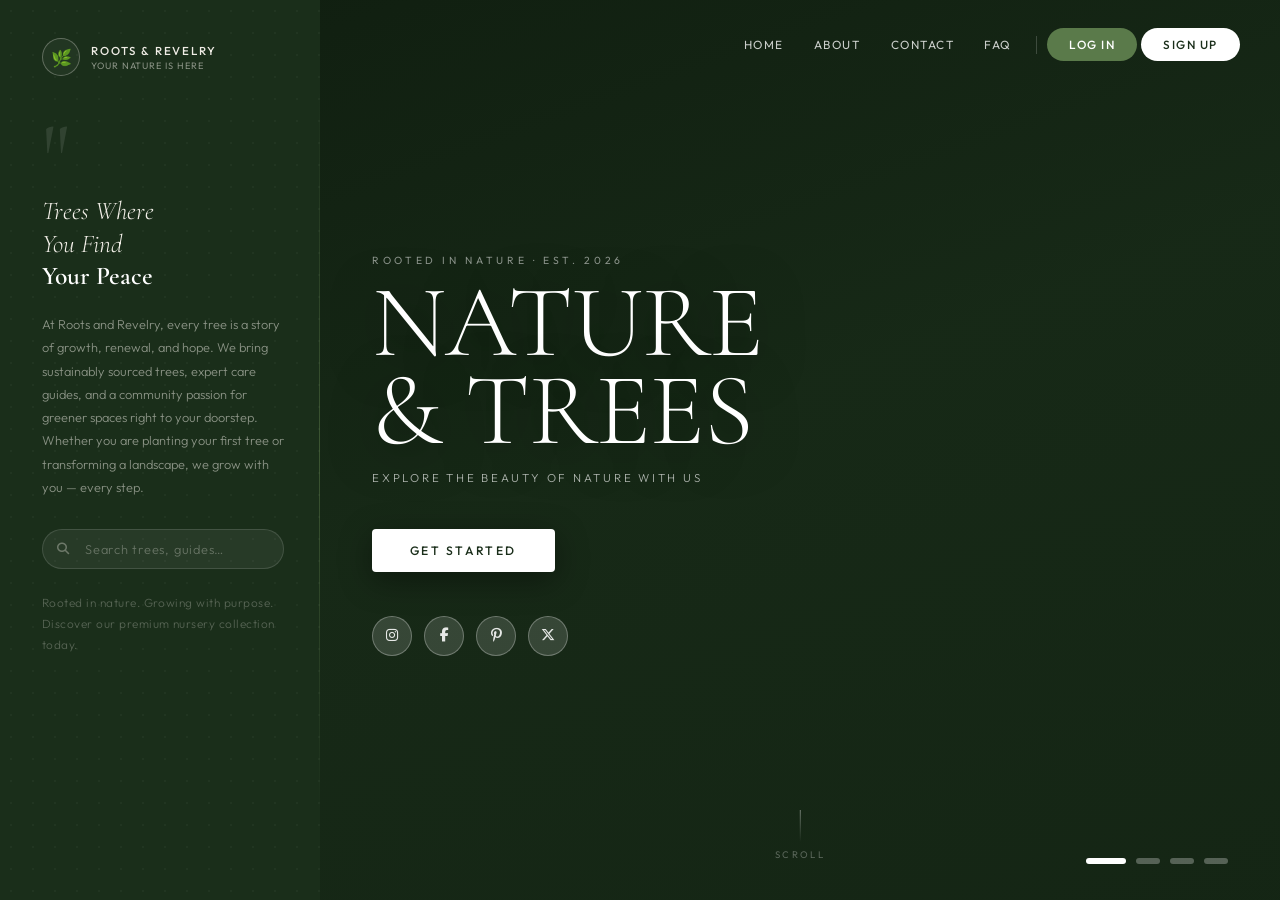
<file: index.html>
<!DOCTYPE html>
<html lang="en">
<head>
  <meta charset="UTF-8" />
  <title>Roots &amp; Revelry | Welcome</title>
  <meta name="viewport" content="width=device-width, initial-scale=1.0" />
  <meta name="description" content="Roots & Revelry - Premium trees, greener spaces, and sustainable living." />
  <link href="https://fonts.googleapis.com/css2?family=Cormorant+Garamond:ital,wght@0,300;0,400;0,600;1,300;1,600&family=Outfit:wght@300;400;500&display=swap" rel="stylesheet">
  <link rel="stylesheet" href="https://cdnjs.cloudflare.com/ajax/libs/font-awesome/6.5.0/css/all.min.css">
  <style>
    :root {
      --deep:    #1a2e1a;
      --forest:  #243b24;
      --sage:    #5a7a4a;
      --leaf:    #8aaf6a;
      --cream:   #f0ede6;
      --white:   #ffffff;
      --muted:   rgba(240,237,230,0.52);
      --ff-d:    'Cormorant Garamond', Georgia, serif;
      --ff-b:    'Outfit', sans-serif;
      --ease:    cubic-bezier(0.22, 1, 0.36, 1);
    }

    *, *::before, *::after { box-sizing: border-box; margin: 0; padding: 0; }
    html, body { height: 100%; }
    body {
      font-family: var(--ff-b);
      background: var(--deep);
      overflow: hidden;
    }

    /* ══════════════════════════
       SPLIT LAYOUT
    ══════════════════════════ */
    .page-wrap {
      display: grid;
      grid-template-columns: 320px 1fr;
      height: 100vh;
    }

    /* ─── LEFT DARK PANEL ─── */
    .left-panel {
      background: var(--deep);
      display: flex; flex-direction: column;
      padding: 38px 36px 36px 42px;
      position: relative; z-index: 10;
    }

    /* Faint dot texture */
    .left-panel::before {
      content: '';
      position: absolute; inset: 0; pointer-events: none;
      background-image: radial-gradient(circle, rgba(255,255,255,0.03) 1px, transparent 1px);
      background-size: 22px 22px;
    }

    /* Right border glow */
    .left-panel::after {
      content: '';
      position: absolute; top: 10%; bottom: 10%; right: 0;
      width: 1px;
      background: linear-gradient(to bottom, transparent, rgba(138,175,106,0.3) 50%, transparent);
    }

    /* Brand */
    .brand {
      display: flex; align-items: center; gap: 11px;
      margin-bottom: 56px; text-decoration: none;
      animation: fadeUp 0.8s var(--ease) 0.1s both;
    }
    .brand-emblem {
      width: 38px; height: 38px;
      border: 1.5px solid rgba(240,237,230,0.3); border-radius: 50%;
      display: flex; align-items: center; justify-content: center;
      font-size: 1.05rem;
      background: rgba(255,255,255,0.04);
    }
    .brand-name {
      font-family: var(--ff-b); font-size: 0.72rem; font-weight: 500;
      letter-spacing: 0.16em; text-transform: uppercase; color: var(--cream);
      display: block;
    }
    .brand-sub {
      font-size: 0.58rem; letter-spacing: 0.1em; text-transform: uppercase;
      color: var(--muted); display: block; margin-top: 2px;
    }

    /* Quote section */
    .left-quote {
      flex: 1; display: flex; flex-direction: column;
      animation: fadeUp 0.8s var(--ease) 0.25s both;
    }
    .opening-mark {
      font-family: var(--ff-d); font-size: 6rem; line-height: 0.55;
      color: rgba(255,255,255,0.1); margin-bottom: 10px; display: block;
      user-select: none;
    }
    .left-quote h1 {
      font-family: var(--ff-d); font-style: italic; font-weight: 300;
      font-size: clamp(1.55rem, 2vw, 2rem);
      color: var(--cream); line-height: 1.28; margin-bottom: 20px;
    }
    .left-quote h1 em {
      font-style: normal; font-weight: 600;
      color: var(--white);
    }
    .left-body {
      font-size: 0.8rem; font-weight: 300; line-height: 1.82;
      color: var(--muted); margin-bottom: 30px;
    }

    /* Search */
    .search-wrap { position: relative; margin-bottom: 24px; }
    .search-input {
      width: 100%;
      background: rgba(255,255,255,0.06);
      border: 1.5px solid rgba(255,255,255,0.13);
      border-radius: 40px; padding: 11px 18px 11px 42px;
      font-family: var(--ff-b); font-size: 0.8rem; font-weight: 300;
      color: var(--cream); outline: none;
      transition: border-color 0.3s, background 0.3s;
      letter-spacing: 0.06em;
    }
    .search-input::placeholder { color: rgba(240,237,230,0.32); }
    .search-input:focus {
      border-color: rgba(138,175,106,0.45);
      background: rgba(255,255,255,0.09);
    }
    .search-icon {
      position: absolute; left: 15px; top: 50%;
      transform: translateY(-50%);
      color: rgba(240,237,230,0.35); font-size: 0.76rem;
    }

    .left-tagline {
      font-size: 0.74rem; font-weight: 300; line-height: 1.75;
      color: rgba(240,237,230,0.28); letter-spacing: 0.04em;
      animation: fadeUp 0.8s var(--ease) 0.5s both;
    }

    /* ─── RIGHT PHOTO PANEL ─── */
    .right-panel {
      position: relative; overflow: hidden;
    }

    .forest-bg {
      position: absolute; inset: 0;
      background:
        url('https://images.unsplash.com/photo-1448375240586-882707db888b?w=1600&auto=format&fit=crop')
        center / cover no-repeat;
      transition: background-image 0s;
    }
    /* Dark overlay */
    .forest-overlay {
      position: absolute; inset: 0;
      background: linear-gradient(
        160deg,
        rgba(8,18,8,0.52) 0%,
        rgba(8,18,8,0.18) 45%,
        rgba(8,18,8,0.30) 100%
      );
      z-index: 1;
    }

    /* ── Navbar floats over photo ── */
    .top-nav {
      position: absolute; top: 0; left: 0; right: 0;
      z-index: 20;
      display: flex; align-items: center; justify-content: flex-end;
      padding: 28px 40px;
      gap: 4px;
    }
    .nav-links { display: flex; align-items: center; gap: 2px; }
    .nav-links a {
      font-family: var(--ff-b); font-size: 0.74rem; font-weight: 400;
      letter-spacing: 0.13em; text-transform: uppercase;
      color: rgba(255,255,255,0.78); padding: 6px 14px; border-radius: 3px;
      text-decoration: none; transition: color 0.2s;
      white-space: nowrap;
    }
    .nav-links a:hover { color: var(--white); }
    .nav-sep { width: 1px; height: 18px; background: rgba(255,255,255,0.18); margin: 0 6px; }
    .btn-login {
      font-family: var(--ff-b); font-size: 0.74rem; font-weight: 500;
      letter-spacing: 0.13em; text-transform: uppercase;
      color: var(--white); background: var(--sage);
      padding: 9px 22px; border-radius: 30px;
      text-decoration: none; transition: background 0.3s;
      white-space: nowrap;
    }
    .btn-login:hover { background: var(--leaf); color: var(--deep); }
    .btn-signup {
      font-family: var(--ff-b); font-size: 0.74rem; font-weight: 500;
      letter-spacing: 0.13em; text-transform: uppercase;
      color: var(--deep); background: var(--white);
      padding: 9px 22px; border-radius: 30px;
      text-decoration: none; transition: background 0.3s;
      white-space: nowrap;
    }
    .btn-signup:hover { background: var(--cream); }
    .menu-btn-r {
      display: none; background: none;
      border: 1.5px solid rgba(255,255,255,0.3);
      color: white; width: 36px; height: 36px;
      border-radius: 5px; cursor: pointer; font-size: 1rem;
    }

    /* ── Hero content ── */
    .right-content {
      position: absolute; inset: 0; z-index: 5;
      display: flex; flex-direction: column;
      justify-content: center; align-items: flex-start;
      padding: 100px 52px 90px;
    }

    .hero-eyebrow {
      font-family: var(--ff-b); font-size: 0.65rem; font-weight: 400;
      letter-spacing: 0.35em; text-transform: uppercase;
      color: rgba(255,255,255,0.5); margin-bottom: 12px;
      animation: fadeUp 0.9s var(--ease) 0.35s both;
    }

    .hero-title {
      font-family: var(--ff-d); font-weight: 300;
      font-size: clamp(4.5rem, 8vw, 8rem);
      letter-spacing: -0.01em; line-height: 0.85;
      color: var(--white); text-transform: uppercase;
      text-shadow: 0 6px 48px rgba(0,0,0,0.5);
      margin-bottom: 16px;
      animation: fadeUp 0.9s var(--ease) 0.5s both;
    }

    .hero-sub {
      font-family: var(--ff-b); font-size: 0.72rem; font-weight: 300;
      letter-spacing: 0.24em; text-transform: uppercase;
      color: rgba(255,255,255,0.65); margin-bottom: 44px;
      animation: fadeUp 0.9s var(--ease) 0.65s both;
    }

    .btn-get-started {
      display: inline-flex; align-items: center; gap: 8px;
      font-family: var(--ff-b); font-size: 0.76rem; font-weight: 500;
      letter-spacing: 0.2em; text-transform: uppercase;
      color: var(--deep); background: var(--white);
      padding: 14px 38px; border-radius: 4px;
      text-decoration: none;
      transition: background 0.3s, transform 0.2s, box-shadow 0.3s;
      box-shadow: 0 8px 32px rgba(0,0,0,0.4);
      margin-bottom: 44px;
      animation: fadeUp 0.9s var(--ease) 0.78s both;
    }
    .btn-get-started:hover {
      background: var(--cream); transform: translateY(-2px);
      box-shadow: 0 14px 44px rgba(0,0,0,0.5); color: var(--deep);
    }

    /* Social icons */
    .social-row {
      display: flex; gap: 12px;
      animation: fadeUp 0.9s var(--ease) 0.9s both;
    }
    .soc-btn {
      width: 40px; height: 40px; border-radius: 50%;
      background: rgba(255,255,255,0.14);
      border: 1.5px solid rgba(255,255,255,0.28);
      display: flex; align-items: center; justify-content: center;
      color: rgba(255,255,255,0.88); font-size: 0.88rem;
      text-decoration: none;
      transition: background 0.3s, border-color 0.3s, transform 0.2s;
    }
    .soc-btn:hover {
      background: rgba(255,255,255,0.26);
      border-color: rgba(255,255,255,0.55);
      transform: translateY(-2px);
    }

    /* Slide dots */
    .slide-dots {
      position: absolute; bottom: 36px; right: 52px;
      display: flex; gap: 10px; z-index: 10;
      animation: fadeIn 1s var(--ease) 1.1s both;
    }
    .dot {
      height: 6px; width: 24px; border-radius: 3px;
      background: rgba(255,255,255,0.28); cursor: pointer;
      transition: background 0.3s, width 0.4s var(--ease);
    }
    .dot.active { background: var(--white); width: 40px; }

    /* Scroll hint */
    .scroll-hint {
      position: absolute; bottom: 40px; left: 50%;
      transform: translateX(-50%);
      display: flex; flex-direction: column; align-items: center; gap: 6px;
      color: rgba(255,255,255,0.3); z-index: 10;
      font-size: 0.6rem; letter-spacing: 0.25em; text-transform: uppercase;
      animation: fadeIn 1s var(--ease) 1.3s both;
    }
    .scroll-line {
      width: 1px; height: 32px;
      background: linear-gradient(to bottom, rgba(255,255,255,0.4), transparent);
      animation: scrollPulse 2s ease-in-out infinite;
    }
    @keyframes scrollPulse {
      0%,100% { opacity: 0.4; transform: scaleY(1); }
      50%      { opacity: 0.15; transform: scaleY(0.5); }
    }

    /* ── Animations ── */
    @keyframes fadeUp {
      from { opacity: 0; transform: translateY(20px); }
      to   { opacity: 1; transform: translateY(0); }
    }
    @keyframes fadeIn {
      from { opacity: 0; } to { opacity: 1; }
    }

    /* ══════════════════════════
       RESPONSIVE
    ══════════════════════════ */
    @media (max-width: 860px) {
      body { overflow: auto; }
      .page-wrap {
        grid-template-columns: 1fr;
        grid-template-rows: auto;
        height: auto;
      }
      .left-panel { padding: 32px 28px; }
      .left-panel::after { display: none; }
      .right-panel { height: 100vh; min-height: 560px; }
      .nav-links { display: none; }
      .nav-sep   { display: none; }
      .menu-btn-r { display: flex; align-items: center; justify-content: center; }
      .hero-title { font-size: clamp(3.2rem, 12vw, 5.5rem); }
      .right-content { padding: 84px 28px 72px; }
      .slide-dots { right: 28px; }
    }
    @media (max-width: 480px) {
      .hero-title { font-size: 3rem; }
      .btn-get-started { padding: 12px 28px; font-size: 0.72rem; }
      .top-nav { padding: 20px 20px; }
    }
  </style>
</head>
<body>

<div class="page-wrap">

  <!-- ════════ LEFT PANEL ════════ -->
  <aside class="left-panel">

    <a href="home.html" class="brand">
      <div class="brand-emblem">🌿</div>
      <div>
        <span class="brand-name">Roots &amp; Revelry</span>
        <span class="brand-sub">Your Nature Is Here</span>
      </div>
    </a>

    <div class="left-quote">
      <span class="opening-mark">"</span>
      <h1>
        Trees Where<br>
        You Find<br>
        <em>Your Peace</em>
      </h1>
      <p class="left-body">
        At Roots and Revelry, every tree is a story of growth, renewal, and hope.
        We bring sustainably sourced trees, expert care guides, and a community
        passion for greener spaces right to your doorstep. Whether you are planting
        your first tree or transforming a landscape, we grow with you — every step.
      </p>

      <div class="search-wrap">
        <i class="fa-solid fa-magnifying-glass search-icon"></i>
        <input class="search-input" type="text" placeholder="Search trees, guides…" />
      </div>

      <p class="left-tagline">
        Rooted in nature. Growing with purpose.<br>
        Discover our premium nursery collection today.
      </p>
    </div>

  </aside>

  <!-- ════════ RIGHT PHOTO PANEL ════════ -->
  <main class="right-panel">

    <div class="forest-bg" id="forestBg"></div>
    <div class="forest-overlay"></div>

    <!-- Navbar floating over photo -->
    <nav class="top-nav">
      <div class="nav-links" id="navLinks">
        <a href="home.html">Home</a>
        <a href="about-us.html">About</a>
        <a href="contact.html">Contact</a>
        <a href="faq.html">FAQ</a>
      </div>
      <div class="nav-sep"></div>
      <a href="contact.html" class="btn-login">Log In</a>
      <a href="about-us.html" class="btn-signup">Sign Up</a>
      <button class="menu-btn-r" id="menuBtn" aria-label="Menu">☰</button>
    </nav>

    <!-- Hero content -->
    <div class="right-content">
      <span class="hero-eyebrow">Rooted in Nature · Est. 2026</span>
      <h2 class="hero-title">Nature<br>&amp; Trees</h2>
      <p class="hero-sub">Explore The Beauty of Nature With Us</p>
      <a href="home.html" class="btn-get-started">Get Started</a>

      <div class="social-row">
        <a href="https://www.instagram.com" target="_blank" class="soc-btn" aria-label="Instagram">
          <i class="fa-brands fa-instagram"></i>
        </a>
        <a href="https://www.facebook.com" target="_blank" class="soc-btn" aria-label="Facebook">
          <i class="fa-brands fa-facebook-f"></i>
        </a>
        <a href="https://www.pinterest.com" target="_blank" class="soc-btn" aria-label="Pinterest">
          <i class="fa-brands fa-pinterest-p"></i>
        </a>
        <a href="https://www.twitter.com" target="_blank" class="soc-btn" aria-label="Twitter">
          <i class="fa-brands fa-x-twitter"></i>
        </a>
      </div>
    </div>

    <!-- Slide dots -->
    <div class="slide-dots">
      <div class="dot active" data-index="0"></div>
      <div class="dot" data-index="1"></div>
      <div class="dot" data-index="2"></div>
      <div class="dot" data-index="3"></div>
    </div>

    <!-- Scroll hint -->
    <div class="scroll-hint">
      <div class="scroll-line"></div>
      <span>Scroll</span>
    </div>

  </main>

</div>

<script src="https://cdn.jsdelivr.net/npm/bootstrap@5.3.3/dist/js/bootstrap.bundle.min.js"></script>
<script>
  /* ── Background slideshow ── */
  const slides = [
    'https://i1-c.pinimg.com/736x/72/16/99/721699a842eca7ffbb64ac536b7427a6.jpg',
    'https://i1-c.pinimg.com/736x/6f/65/79/6f6579934e75e9f7e6ea15bd077b510f.jpg',
    'https://i1-c.pinimg.com/736x/fd/4c/dd/fd4cdd07dee3cdfbc8ca90beb4188949.jpg',
    'https://i1-c.pinimg.com/736x/66/fe/18/66fe184938ffbf0ce5c5bef49223aba2.jpg',
  ];
  const bg    = document.getElementById('forestBg');
  const dots  = document.querySelectorAll('.dot');
  let current = 0;
  let timer;

  // Preload images
  slides.forEach(src => { const img = new Image(); img.src = src; });

  // Set initial
  bg.style.backgroundImage = `url('${slides[0]}')`;
  bg.style.backgroundSize = 'cover';
  bg.style.backgroundPosition = 'center';

  function goTo(i) {
    current = (i + slides.length) % slides.length;
    bg.style.opacity = '0';
    bg.style.transition = 'opacity 0.7s ease';
    setTimeout(() => {
      bg.style.backgroundImage = `url('${slides[current]}')`;
      bg.style.opacity = '1';
    }, 350);
    dots.forEach((d, idx) => d.classList.toggle('active', idx === current));
  }

  dots.forEach(d => d.addEventListener('click', () => {
    goTo(+d.dataset.index);
    clearInterval(timer); startTimer();
  }));

  function startTimer() { timer = setInterval(() => goTo(current + 1), 5500); }
  startTimer();

  /* ── Mobile nav toggle ── */
  const menuBtn  = document.getElementById('menuBtn');
  const navLinks = document.getElementById('navLinks');
  if (menuBtn && navLinks) {
    menuBtn.addEventListener('click', () => {
      const isOpen = navLinks.style.display === 'flex';
      if (isOpen) {
        navLinks.style.display = 'none';
      } else {
        Object.assign(navLinks.style, {
          display: 'flex', flexDirection: 'column',
          position: 'absolute', top: '64px', right: '20px',
          background: 'rgba(26,46,26,0.97)', padding: '14px 20px',
          borderRadius: '8px', zIndex: '100', gap: '4px',
        });
      }
    });
    document.addEventListener('click', e => {
      if (!menuBtn.contains(e.target) && !navLinks.contains(e.target)) {
        navLinks.style.display = 'none';
      }
    });
  }
</script>
</body>
</html>
</file>
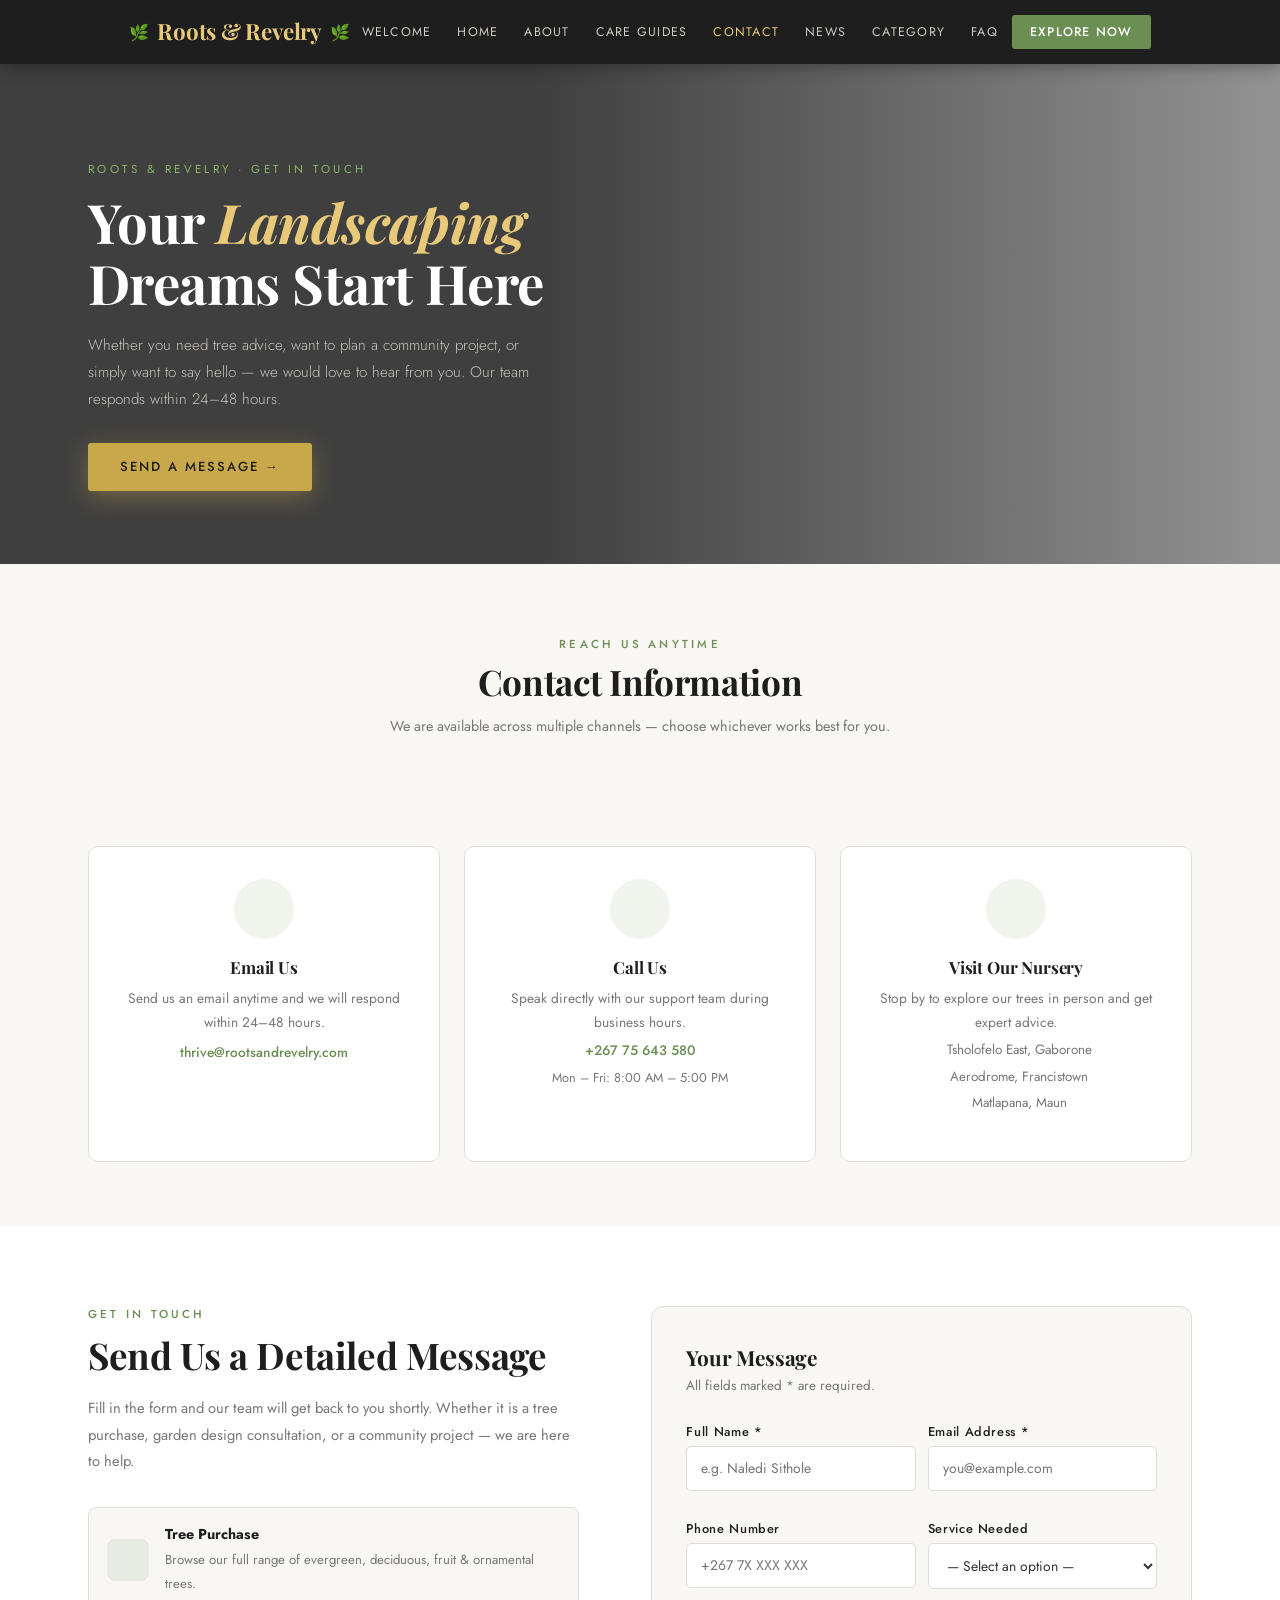
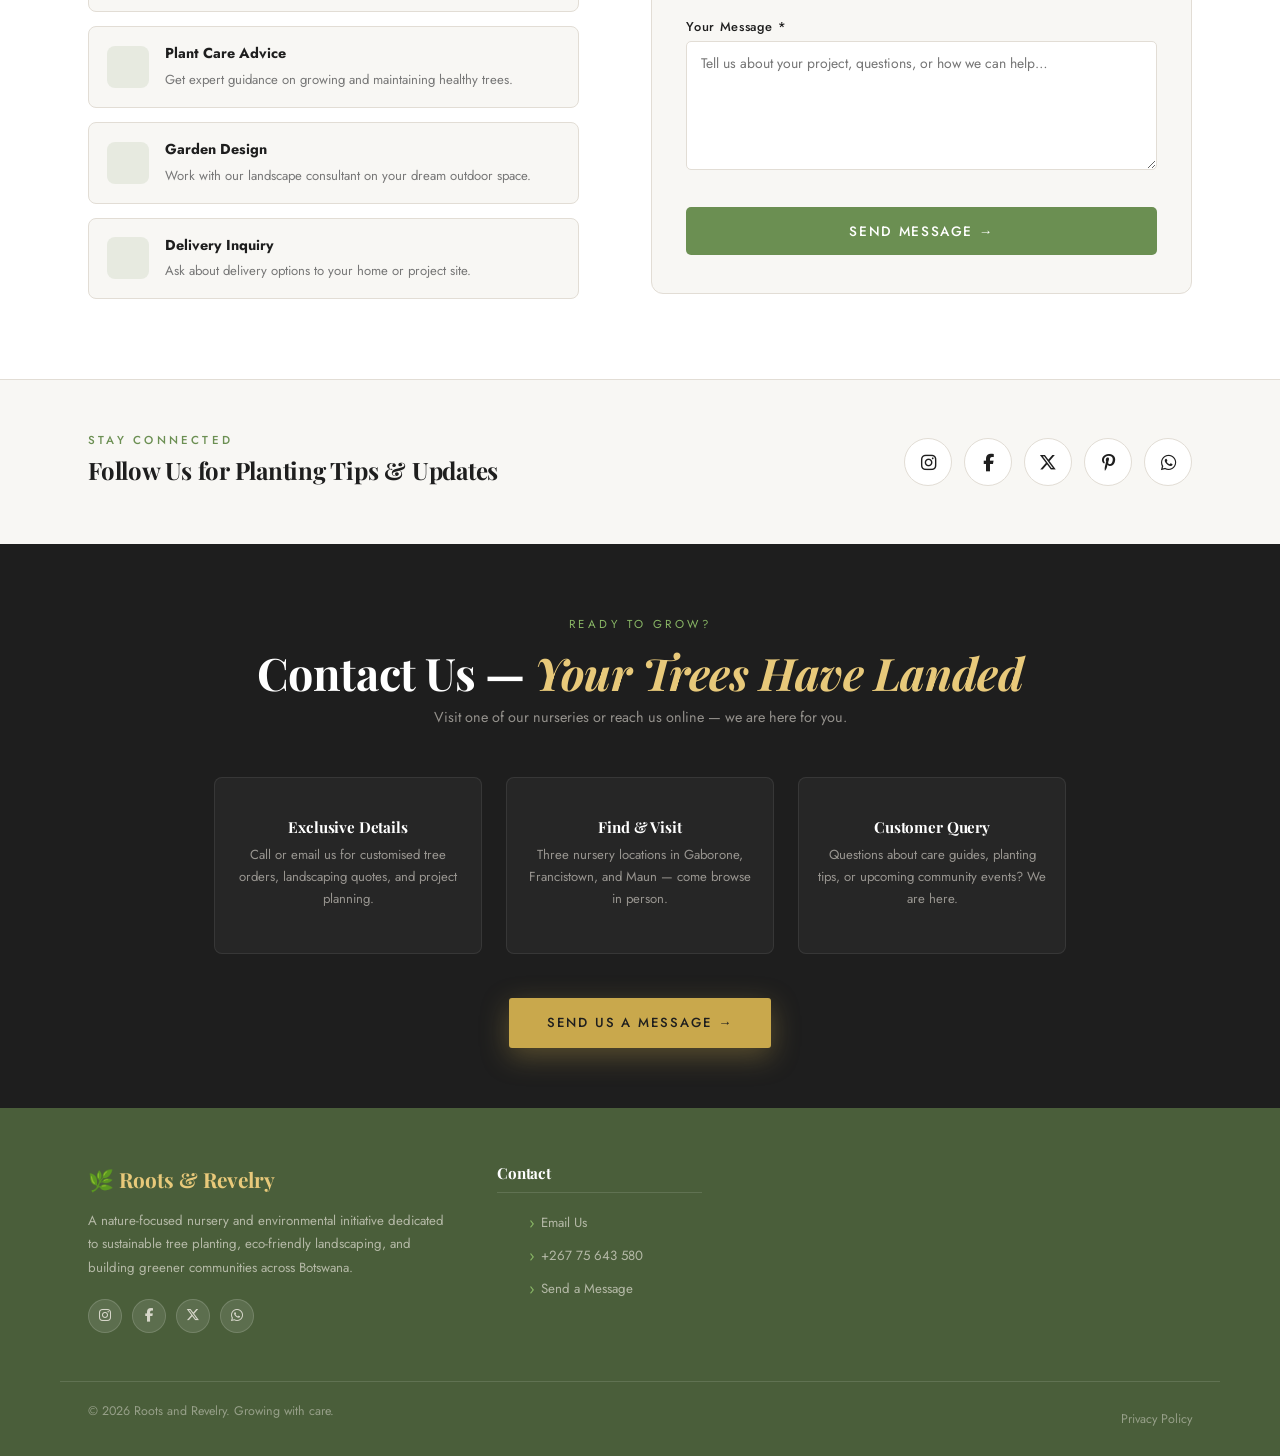
<file: contact.html>
<!DOCTYPE html>
<html lang="en">
<head>
  <meta charset="UTF-8" />
  <title>Roots &amp; Revelry | Contact</title>
  <meta name="viewport" content="width=device-width, initial-scale=1.0" />
  <meta name="description" content="Contact Roots &amp; Revelry for tree inquiries and support." />
  <link rel="stylesheet" href="style.css" />
  <link href="https://cdn.jsdelivr.net/npm/bootstrap@5.3.3/dist/css/bootstrap.min.css" rel="stylesheet">
  <link href="https://fonts.googleapis.com/css2?family=Playfair+Display:ital,wght@0,400;0,700;1,400&family=Jost:wght@300;400;500;600&display=swap" rel="stylesheet">
  <link rel="stylesheet" href="https://cdnjs.cloudflare.com/ajax/libs/font-awesome/6.5.0/css/all.min.css">
  <script defer src="script.js"></script>

  <style>
    /* ════════════════════════════════════════
       CONTACT PAGE — Full Layout
    ════════════════════════════════════════ */

    :root {
      --bark:    #1e1e1e;
      --soil:    #2c2c2c;
      --moss:    #4a5e3a;
      --sage:    #6b8f52;
      --leaf:    #8ab866;
      --gold:    #c9a84c;
      --gold-lt: #e8c97a;
      --cream:   #f5f0e8;
      --white:   #ffffff;
      --light-bg:#f8f7f4;
      --border:  #e2ddd5;
      --text:    #333333;
      --muted:   #777777;
      --ff-d:    'Playfair Display', Georgia, serif;
      --ff-b:    'Jost', sans-serif;
      --ease:    cubic-bezier(0.22, 1, 0.36, 1);
    }

    *, *::before, *::after { box-sizing: border-box; margin: 0; padding: 0; }
    html { scroll-behavior: smooth; }
    body {
      font-family: var(--ff-b);
      color: var(--text);
      background: var(--white);
      display: flex;
      flex-direction: column;
      min-height: 100vh;
    }
    img { max-width: 100%; display: block; }
    a   { text-decoration: none; color: inherit; }

    /* ── NAVBAR ── */
    .navbar {
      position: sticky; top: 0; z-index: 1000;
      background: var(--bark); height: 64px;
      box-shadow: 0 2px 16px rgba(0,0,0,0.35);
    }
    .nav-inner {
      display: flex; align-items: center;
      justify-content: space-between;
      height: 100%; max-width: 1200px;
      margin: 0 auto; padding: 0 28px;
    }
    .logo {
      font-family: var(--ff-d); font-size: 1.4rem; font-weight: 700;
      color: var(--gold-lt);
      display: flex; align-items: center; gap: 8px; white-space: nowrap;
    }
    .logo::before, .logo::after { content: '🌿'; font-size: 1rem; }
    .nav-links { display: flex; align-items: center; gap: 2px; }
    .nav-links a {
      font-size: 0.78rem; font-weight: 400;
      letter-spacing: 0.1em; text-transform: uppercase;
      color: rgba(245,240,232,0.82);
      padding: 6px 12px; border-radius: 3px;
      transition: color 0.2s;
    }
    .nav-links a:hover, .nav-links a.active { color: var(--gold-lt); }
    .nav-cta {
      background: var(--sage) !important; color: var(--white) !important;
      border-radius: 4px; padding: 8px 18px !important; font-weight: 500 !important;
      transition: background 0.25s !important;
    }
    .nav-cta:hover { background: var(--leaf) !important; color: var(--bark) !important; }
    .menu-btn {
      display: none; background: none;
      border: 1.5px solid rgba(245,240,232,0.35);
      color: var(--cream); font-size: 1.1rem;
      width: 38px; height: 38px; border-radius: 5px; cursor: pointer;
    }

    /* ════════════════════════════════════════
       1. HERO — image left + form card right
    ════════════════════════════════════════ */
    .contact-hero {
      background:
        linear-gradient(to right, rgba(15,15,15,0.80) 42%, rgba(15,15,15,0.45) 100%),
        url('https://i1-c.pinimg.com/736x/72/16/99/721699a842eca7ffbb64ac536b7427a6.jpg')
        center / cover no-repeat;
      min-height: 500px;
      display: flex; align-items: center;
      padding: 88px 0 64px;
    }
    .hero-inner {
      max-width: 1160px; margin: 0 auto; padding: 0 28px;
      display: grid; grid-template-columns: 1fr 400px;
      gap: 60px; align-items: center; width: 100%;
    }
    .hero-text .eyebrow {
      font-size: 0.72rem; letter-spacing: 0.3em; text-transform: uppercase;
      color: var(--leaf); margin-bottom: 14px; display: block;
    }
    .hero-text h1 {
      font-family: var(--ff-d); font-size: clamp(2rem, 4.5vw, 3.4rem);
      font-weight: 700; color: var(--white); line-height: 1.12;
      margin-bottom: 18px;
    }
    .hero-text h1 em { font-style: italic; color: var(--gold-lt); }
    .hero-text p {
      font-size: 0.95rem; font-weight: 300; color: rgba(245,240,232,0.75);
      line-height: 1.78; margin-bottom: 30px; max-width: 460px;
    }
    .hero-btn {
      display: inline-flex; align-items: center; gap: 8px;
      font-size: 0.82rem; font-weight: 500; letter-spacing: 0.15em;
      text-transform: uppercase; color: var(--bark);
      background: var(--gold); padding: 14px 32px; border-radius: 3px;
      border: none; cursor: pointer;
      transition: background 0.3s, transform 0.2s;
      box-shadow: 0 6px 24px rgba(201,168,76,0.4);
    }
    .hero-btn:hover { background: var(--gold-lt); transform: translateY(-2px); color: var(--bark); }

    /* Form card */
    .form-card {
      background: rgba(255,255,255,0.97); border-radius: 10px;
      padding: 34px 30px;
      box-shadow: 0 24px 72px rgba(0,0,0,0.35);
      animation: slideUp 0.8s var(--ease) 0.2s both;
    }
    @keyframes slideUp {
      from { opacity: 0; transform: translateY(24px); }
      to   { opacity: 1; transform: translateY(0); }
    }
    .form-card h3 {
      font-family: var(--ff-d); font-size: 1.3rem; font-weight: 700;
      color: var(--bark); margin-bottom: 6px; text-align: center;
    }
    .form-card .form-sub {
      font-size: 0.82rem; color: var(--muted); text-align: center;
      margin-bottom: 22px;
    }
    .form-row { display: grid; grid-template-columns: 1fr 1fr; gap: 12px; }
    .form-field {
      width: 100%; border: 1.5px solid var(--border);
      border-radius: 5px; padding: 11px 14px;
      font-family: var(--ff-b); font-size: 0.87rem; color: var(--text);
      background: #fafaf8; margin-bottom: 12px; outline: none;
      transition: border-color 0.25s, box-shadow 0.25s;
    }
    .form-field:focus {
      border-color: var(--sage);
      box-shadow: 0 0 0 3px rgba(107,143,82,0.12);
    }
    select.form-field { cursor: pointer; }
    textarea.form-field { resize: vertical; min-height: 90px; margin-bottom: 14px; }
    .form-submit {
      width: 100%; padding: 14px;
      font-family: var(--ff-b); font-size: 0.85rem; font-weight: 500;
      letter-spacing: 0.12em; text-transform: uppercase;
      color: var(--white); background: var(--sage);
      border: none; border-radius: 5px; cursor: pointer;
      transition: background 0.3s, transform 0.2s;
    }
    .form-submit:hover { background: var(--moss); transform: translateY(-1px); }

    /* ════════════════════════════════════════
       2. CONTACT INFO CARDS — 3 columns
    ════════════════════════════════════════ */
    .info-section {
      background: var(--light-bg); padding: 72px 0 64px;
    }
    .section-header {
      text-align: center; margin-bottom: 44px;
      max-width: 580px; margin-left: auto; margin-right: auto; padding: 0 24px;
    }
    .section-header .tag {
      font-size: 0.72rem; font-weight: 500; letter-spacing: 0.28em;
      text-transform: uppercase; color: var(--sage); display: block; margin-bottom: 8px;
    }
    .section-header h2 {
      font-family: var(--ff-d); font-size: clamp(1.6rem, 3vw, 2.2rem);
      font-weight: 700; color: var(--bark); margin-bottom: 10px;
    }
    .section-header p { font-size: 0.9rem; color: var(--muted); line-height: 1.7; }

    .info-grid {
      max-width: 1160px; margin: 0 auto; padding: 0 28px;
      display: grid; grid-template-columns: repeat(3, 1fr); gap: 24px;
    }
    .info-card {
      background: var(--white); border-radius: 10px;
      padding: 32px 26px; border: 1px solid var(--border);
      text-align: center;
      transition: transform 0.3s var(--ease), box-shadow 0.3s, border-color 0.3s;
    }
    .info-card:hover {
      transform: translateY(-6px);
      box-shadow: 0 20px 52px rgba(0,0,0,0.1);
      border-color: var(--sage);
    }
    .info-icon {
      width: 60px; height: 60px; border-radius: 50%;
      background: rgba(107,143,82,0.1);
      display: flex; align-items: center; justify-content: center;
      font-size: 1.5rem; margin: 0 auto 18px;
      transition: background 0.3s;
    }
    .info-card:hover .info-icon { background: var(--sage); }
    .info-card h3 {
      font-family: var(--ff-d); font-size: 1.05rem; font-weight: 700;
      color: var(--bark); margin-bottom: 10px;
    }
    .info-card p {
      font-size: 0.86rem; line-height: 1.72; color: var(--muted); margin-bottom: 6px;
    }
    .info-card a {
      color: var(--sage); font-weight: 500; font-size: 0.86rem;
      transition: color 0.2s;
    }
    .info-card a:hover { color: var(--moss); }
    .info-card .location-list {
      list-style: none; padding: 0;
      display: flex; flex-direction: column; gap: 6px; margin-top: 6px;
    }
    .info-card .location-list li {
      font-size: 0.84rem; color: var(--muted);
      display: flex; align-items: center; justify-content: center; gap: 6px;
    }
    .info-card .location-list li::before { content: ''; font-size: 0.75rem; }

    /* ════════════════════════════════════════
       3. FULL CONTACT FORM SECTION
    ════════════════════════════════════════ */
    .full-form-section {
      background: var(--white); padding: 80px 0;
    }
    .full-form-inner {
      max-width: 1160px; margin: 0 auto; padding: 0 28px;
      display: grid; grid-template-columns: 1fr 1.1fr; gap: 72px;
      align-items: start;
    }
    .form-info .tag {
      font-size: 0.72rem; font-weight: 500; letter-spacing: 0.28em;
      text-transform: uppercase; color: var(--sage); display: block; margin-bottom: 10px;
    }
    .form-info h2 {
      font-family: var(--ff-d); font-size: clamp(1.6rem, 3vw, 2.3rem);
      font-weight: 700; color: var(--bark); margin-bottom: 18px; line-height: 1.2;
    }
    .form-info p {
      font-size: 0.92rem; color: var(--muted); line-height: 1.8; margin-bottom: 32px;
    }
    .quick-links { display: flex; flex-direction: column; gap: 14px; }
    .quick-link {
      display: flex; align-items: center; gap: 16px;
      padding: 16px 18px; border-radius: 8px;
      border: 1px solid var(--border); background: var(--light-bg);
      transition: border-color 0.3s, box-shadow 0.3s;
    }
    .quick-link:hover { border-color: var(--sage); box-shadow: 0 4px 16px rgba(0,0,0,0.06); }
    .ql-icon {
      width: 42px; height: 42px; border-radius: 8px;
      background: rgba(107,143,82,0.12);
      display: flex; align-items: center; justify-content: center;
      font-size: 1.1rem; flex-shrink: 0;
    }
    .ql-text strong { display: block; font-size: 0.9rem; color: var(--bark); margin-bottom: 2px; }
    .ql-text span  { font-size: 0.82rem; color: var(--muted); }

    /* Full form panel */
    .full-form-panel {
      background: var(--light-bg); border-radius: 12px;
      padding: 38px 34px; border: 1px solid var(--border);
    }
    .full-form-panel h3 {
      font-family: var(--ff-d); font-size: 1.3rem; font-weight: 700;
      color: var(--bark); margin-bottom: 6px;
    }
    .full-form-panel .sub { font-size: 0.84rem; color: var(--muted); margin-bottom: 26px; }
    .full-form-panel .form-field { background: var(--white); }
    .full-form-panel label {
      display: block; font-size: 0.8rem; font-weight: 500;
      color: var(--bark); margin-bottom: 5px; letter-spacing: 0.05em;
    }
    .field-wrap { margin-bottom: 16px; }

    /* ════════════════════════════════════════
       4. SOCIAL / STAY CONNECTED STRIP
    ════════════════════════════════════════ */
    .social-strip {
      background: var(--light-bg); border-top: 1px solid var(--border);
      padding: 52px 0;
    }
    .social-inner {
      max-width: 1160px; margin: 0 auto; padding: 0 28px;
      display: flex; align-items: center; justify-content: space-between;
      flex-wrap: wrap; gap: 28px;
    }
    .social-text .tag {
      font-size: 0.72rem; font-weight: 500; letter-spacing: 0.28em;
      text-transform: uppercase; color: var(--sage); display: block; margin-bottom: 6px;
    }
    .social-text h3 {
      font-family: var(--ff-d); font-size: 1.5rem; font-weight: 700; color: var(--bark);
    }
    .social-icons { display: flex; gap: 12px; }
    .soc-btn {
      width: 48px; height: 48px; border-radius: 50%;
      display: flex; align-items: center; justify-content: center;
      font-size: 1.1rem; border: 1.5px solid var(--border);
      color: var(--bark); background: var(--white);
      transition: all 0.3s; cursor: pointer; text-decoration: none;
    }
    .soc-btn:hover { background: var(--sage); color: var(--white); border-color: var(--sage); transform: translateY(-3px); }

    /* ════════════════════════════════════════
       5. DARK CTA STRIP
    ════════════════════════════════════════ */
    .cta-strip {
      background: var(--bark); padding: 72px 0 60px; text-align: center;
    }
    .cta-strip .tag {
      font-size: 0.72rem; letter-spacing: 0.3em; text-transform: uppercase;
      color: var(--leaf); display: block; margin-bottom: 12px;
    }
    .cta-strip h2 {
      font-family: var(--ff-d); font-size: clamp(1.8rem, 4vw, 2.8rem);
      font-weight: 700; color: var(--white); margin-bottom: 8px;
    }
    .cta-strip h2 span { color: var(--gold-lt); font-style: italic; }
    .cta-strip .sub-text { font-size: 0.9rem; color: rgba(245,240,232,0.55); margin-bottom: 48px; }
    .cta-cards {
      max-width: 900px; margin: 0 auto 44px; padding: 0 24px;
      display: grid; grid-template-columns: repeat(3, 1fr); gap: 24px;
    }
    .cta-card {
      text-align: center; padding: 28px 18px;
      border: 1px solid rgba(255,255,255,0.08); border-radius: 8px;
      background: rgba(255,255,255,0.04);
      transition: background 0.3s, border-color 0.3s;
    }
    .cta-card:hover { background: rgba(255,255,255,0.09); border-color: rgba(201,168,76,0.3); }
    .cta-card-icon { font-size: 2rem; margin-bottom: 12px; display: block; }
    .cta-card h4 {
      font-family: var(--ff-d); font-size: 0.95rem; font-weight: 700;
      color: var(--white); margin-bottom: 8px;
    }
    .cta-card p { font-size: 0.82rem; line-height: 1.65; color: rgba(245,240,232,0.55); }
    .cta-btn {
      display: inline-flex; align-items: center; gap: 8px;
      font-size: 0.82rem; font-weight: 500; letter-spacing: 0.15em;
      text-transform: uppercase; color: var(--bark);
      background: var(--gold); padding: 15px 38px; border-radius: 3px;
      transition: background 0.3s, transform 0.2s;
      box-shadow: 0 8px 28px rgba(201,168,76,0.35);
    }
    .cta-btn:hover { background: var(--gold-lt); transform: translateY(-2px); color: var(--bark); }

    /* ════════════════════════════════════════
       6. FOOTER — multi-column green
    ════════════════════════════════════════ */
    footer.site-footer {
      background: var(--moss);
      padding: 56px 0 0;
      color: rgba(245,240,232,0.8);
      margin-top: auto;
    }
    .footer-top {
      max-width: 1160px; margin: 0 auto; padding: 0 28px 48px;
      display: grid; grid-template-columns: 1.8fr 1fr 1fr 1fr;
      gap: 40px; border-bottom: 1px solid rgba(255,255,255,0.12);
    }
    .footer-brand .foot-logo {
      font-family: var(--ff-d); font-size: 1.3rem; font-weight: 700;
      color: var(--gold-lt); display: flex; align-items: center;
      gap: 8px; margin-bottom: 14px;
    }
    .footer-brand p {
      font-size: 0.83rem; line-height: 1.75;
      color: rgba(245,240,232,0.62); margin-bottom: 20px;
    }
    .foot-social { display: flex; gap: 10px; }
    .foot-social a {
      width: 34px; height: 34px; border-radius: 50%;
      background: rgba(255,255,255,0.1); border: 1px solid rgba(255,255,255,0.15);
      display: flex; align-items: center; justify-content: center;
      font-size: 0.85rem; color: rgba(245,240,232,0.8);
      transition: background 0.3s, color 0.3s;
    }
    .foot-social a:hover { background: var(--gold); color: var(--bark); border-color: var(--gold); }
    .footer-col h4 {
      font-family: var(--ff-d); font-size: 0.95rem; font-weight: 700;
      color: var(--white); margin-bottom: 18px;
      padding-bottom: 10px; border-bottom: 1px solid rgba(255,255,255,0.12);
    }
    .footer-col ul { list-style: none; display: flex; flex-direction: column; gap: 9px; }
    .footer-col ul li a {
      font-size: 0.83rem; color: rgba(245,240,232,0.62);
      display: flex; align-items: center; gap: 6px;
      transition: color 0.2s;
    }
    .footer-col ul li a::before { content: '›'; color: var(--leaf); font-size: 1rem; }
    .footer-col ul li a:hover { color: var(--gold-lt); }
    .footer-bottom {
      max-width: 1160px; margin: 0 auto; padding: 20px 28px;
      display: flex; align-items: center; justify-content: space-between;
      flex-wrap: wrap; gap: 12px;
    }
    .footer-bottom p { font-size: 0.78rem; color: rgba(245,240,232,0.45); }
    .footer-bottom-links { display: flex; gap: 20px; }
    .footer-bottom-links a {
      font-size: 0.78rem; color: rgba(245,240,232,0.45);
      transition: color 0.2s;
    }
    .footer-bottom-links a:hover { color: var(--gold-lt); }

    /* ════════════════════════════════════════
       RESPONSIVE
    ════════════════════════════════════════ */
    @media (max-width: 992px) {
      .hero-inner        { grid-template-columns: 1fr; }
      .form-card         { max-width: 480px; }
      .info-grid         { grid-template-columns: 1fr 1fr; }
      .full-form-inner   { grid-template-columns: 1fr; }
      .cta-cards         { grid-template-columns: 1fr 1fr; }
      .footer-top        { grid-template-columns: 1fr 1fr; }
    }
    @media (max-width: 640px) {
      .info-grid         { grid-template-columns: 1fr; }
      .form-row          { grid-template-columns: 1fr; }
      .cta-cards         { grid-template-columns: 1fr; }
      .footer-top        { grid-template-columns: 1fr; }
      .social-inner      { flex-direction: column; align-items: flex-start; }
      .menu-btn          { display: flex; align-items: center; justify-content: center; }
      .nav-links {
        position: fixed; top: 64px; left: 0; right: 0;
        background: rgba(30,30,30,0.97); backdrop-filter: blur(12px);
        flex-direction: column; gap: 0; padding: 12px 0 20px;
        transform: translateY(-110%); opacity: 0;
        transition: transform 0.4s, opacity 0.4s;
      }
      .nav-links.open { transform: translateY(0); opacity: 1; }
      .nav-links a { padding: 11px 28px; border-radius: 0; }
    }
  </style>
</head>
<body>

<!-- ═══════════ NAVBAR ═══════════ -->
<header class="navbar">
  <div class="nav-inner">
    <a href="home.html" class="logo">Roots &amp; Revelry</a>
    <button class="menu-btn" id="menuBtn" aria-label="Toggle menu">☰</button>
    <nav class="nav-links" id="navLinks">
      <a href="index.html">Welcome</a>
      <a href="home.html">Home</a>
      <a href="about-us.html">About</a>
      <a href="care-guides.html">Care Guides</a>
      <a href="contact.html" class="active">Contact</a>
      <a href="news.html">News</a>
      <a href="by-categories.html">Category</a>
      <a href="faq.html">FAQ</a>
      <a href="index.html" class="nav-cta">Explore Now</a>
    </nav>
  </div>
</header>

<!-- ═══════════ 1. HERO ═══════════ -->
<section class="contact-hero">
  <div class="hero-inner">

    <!-- Left: heading + CTA -->
    <div class="hero-text">
      <span class="eyebrow">Roots &amp; Revelry · Get In Touch</span>
      <h1>Your <em>Landscaping</em><br>Dreams Start Here</h1>
      <p>
        Whether you need tree advice, want to plan a community project,
        or simply want to say hello — we would love to hear from you.
        Our team responds within 24–48 hours.
      </p>
      <a href="#full-form" class="hero-btn">Send a Message →</a>
    </div>
  </div>
</section>

<!-- ═══════════ 2. CONTACT INFO CARDS ═══════════ -->
<section class="info-section">
  <div class="section-header">
    <span class="tag">Reach Us Anytime</span>
    <h2>Contact Information</h2>
    <p>We are available across multiple channels — choose whichever works best for you.</p>
  </div>

  <div class="info-grid">

    <div class="info-card">
      <div class="info-icon"></div>
      <h3>Email Us</h3>
      <p>Send us an email anytime and we will respond within 24–48 hours.</p>
      <a href="mailto:thrive@rootsandrevelry.com">thrive@rootsandrevelry.com</a>
    </div>

    <div class="info-card">
      <div class="info-icon"></div>
      <h3>Call Us</h3>
      <p>Speak directly with our support team during business hours.</p>
      <a href="tel:+26775643580" style="display:block; margin-bottom:6px;">+267 75 643 580</a>
      <p style="font-size:0.8rem;">Mon – Fri: 8:00 AM – 5:00 PM</p>
    </div>

    <div class="info-card">
      <div class="info-icon"></div>
      <h3>Visit Our Nursery</h3>
      <p>Stop by to explore our trees in person and get expert advice.</p>
      <ul class="location-list">
        <li>Tsholofelo East, Gaborone</li>
        <li>Aerodrome, Francistown</li>
        <li>Matlapana, Maun</li>
      </ul>
    </div>

  </div>
</section>

<!-- ═══════════ 3. FULL CONTACT FORM ═══════════ -->
<section class="full-form-section" id="full-form">
  <div class="full-form-inner">

    <!-- Left: info + quick links -->
    <div class="form-info">
      <span class="tag">Get In Touch</span>
      <h2>Send Us a Detailed Message</h2>
      <p>
        Fill in the form and our team will get back to you shortly.
        Whether it is a tree purchase, garden design consultation,
        or a community project — we are here to help.
      </p>
      <div class="quick-links">
        <div class="quick-link">
          <div class="ql-icon"></div>
          <div class="ql-text">
            <strong>Tree Purchase</strong>
            <span>Browse our full range of evergreen, deciduous, fruit &amp; ornamental trees.</span>
          </div>
        </div>
        <div class="quick-link">
          <div class="ql-icon"></div>
          <div class="ql-text">
            <strong>Plant Care Advice</strong>
            <span>Get expert guidance on growing and maintaining healthy trees.</span>
          </div>
        </div>
        <div class="quick-link">
          <div class="ql-icon"></div>
          <div class="ql-text">
            <strong>Garden Design</strong>
            <span>Work with our landscape consultant on your dream outdoor space.</span>
          </div>
        </div>
        <div class="quick-link">
          <div class="ql-icon"></div>
          <div class="ql-text">
            <strong>Delivery Inquiry</strong>
            <span>Ask about delivery options to your home or project site.</span>
          </div>
        </div>
      </div>
    </div>

    <!-- Right: detailed form -->
    <div class="full-form-panel">
      <h3>Your Message</h3>
      <p class="sub">All fields marked * are required.</p>

      <form action="submit-form.html" method="get">
        <div class="form-row">
          <div class="field-wrap">
            <label for="full-name">Full Name *</label>
            <input class="form-field" type="text" id="full-name" name="name" placeholder="e.g. Naledi Sithole" required />
          </div>
          <div class="field-wrap">
            <label for="email-addr">Email Address *</label>
            <input class="form-field" type="email" id="email-addr" name="email" placeholder="you@example.com" required />
          </div>
        </div>

        <div class="form-row">
          <div class="field-wrap">
            <label for="phone-num">Phone Number</label>
            <input class="form-field" type="tel" id="phone-num" name="phone" placeholder="+267 7X XXX XXX" />
          </div>
          <div class="field-wrap">
            <label for="service-type">Service Needed</label>
            <select class="form-field" id="service-type" name="service">
              <option value="">— Select an option —</option>
              <option value="tree-purchase">Tree Purchase</option>
              <option value="plant-care">Plant Care Advice</option>
              <option value="garden-design">Garden Design</option>
              <option value="delivery">Delivery Inquiry</option>
              <option value="community">Community Project</option>
              <option value="other">Other</option>
            </select>
          </div>
        </div>

        <div class="field-wrap">
          <label for="msg">Your Message *</label>
          <textarea class="form-field" id="msg" name="message" rows="5"
            placeholder="Tell us about your project, questions, or how we can help…" required></textarea>
        </div>

        <button type="submit" class="form-submit">Send Message →</button>
      </form>
    </div>

  </div>
</section>

<!-- ═══════════ 4. STAY CONNECTED ═══════════ -->
<section class="social-strip">
  <div class="social-inner">
    <div class="social-text">
      <span class="tag">Stay Connected</span>
      <h3>Follow Us for Planting Tips &amp; Updates</h3>
    </div>
    <div class="social-icons">
      <a href="https://www.instagram.com" target="_blank" class="soc-btn" aria-label="Instagram">
        <i class="fa-brands fa-instagram"></i>
      </a>
      <a href="https://www.facebook.com" target="_blank" class="soc-btn" aria-label="Facebook">
        <i class="fa-brands fa-facebook-f"></i>
      </a>
      <a href="https://www.twitter.com" target="_blank" class="soc-btn" aria-label="X / Twitter">
        <i class="fa-brands fa-x-twitter"></i>
      </a>
      <a href="https://www.pinterest.com" target="_blank" class="soc-btn" aria-label="Pinterest">
        <i class="fa-brands fa-pinterest-p"></i>
      </a>
      <a href="https://wa.me/26775643580" target="_blank" class="soc-btn" aria-label="WhatsApp">
        <i class="fa-brands fa-whatsapp"></i>
      </a>
    </div>
  </div>
</section>

<!-- ═══════════ 5. DARK CTA STRIP ═══════════ -->
<section class="cta-strip">
  <span class="tag">Ready to Grow?</span>
  <h2>Contact Us — <span>Your Trees Have Landed</span></h2>
  <p class="sub-text">Visit one of our nurseries or reach us online — we are here for you.</p>

  <div class="cta-cards">
    <div class="cta-card">
      <span class="cta-card-icon"></span>
      <h4>Exclusive Details</h4>
      <p>Call or email us for customised tree orders, landscaping quotes, and project planning.</p>
    </div>
    <div class="cta-card">
      <span class="cta-card-icon"></span>
      <h4>Find &amp; Visit</h4>
      <p>Three nursery locations in Gaborone, Francistown, and Maun — come browse in person.</p>
    </div>
    <div class="cta-card">
      <span class="cta-card-icon"></span>
      <h4>Customer Query</h4>
      <p>Questions about care guides, planting tips, or upcoming community events? We are here.</p>
    </div>
  </div>

  <a href="#full-form" class="cta-btn">Send Us a Message →</a>
</section>

<!-- ═══════════ FOOTER ═══════════ -->
<footer class="site-footer">
  <div class="footer-top">

    <div class="footer-brand">
      <a href="home.html" class="foot-logo">🌿 Roots &amp; Revelry</a>
      <p>A nature-focused nursery and environmental initiative dedicated to sustainable tree planting, eco-friendly landscaping, and building greener communities across Botswana.</p>
      <div class="foot-social">
        <a href="https://www.instagram.com" target="_blank" aria-label="Instagram"><i class="fa-brands fa-instagram"></i></a>
        <a href="https://www.facebook.com"  target="_blank" aria-label="Facebook"><i class="fa-brands fa-facebook-f"></i></a>
        <a href="https://www.twitter.com"   target="_blank" aria-label="Twitter"><i class="fa-brands fa-x-twitter"></i></a>
        <a href="https://wa.me/26775643580" target="_blank" aria-label="WhatsApp"><i class="fa-brands fa-whatsapp"></i></a>
      </div>
    </div>

    <div class="footer-col">
      <h4>Contact</h4>
      <ul>
        <li><a href="mailto:thrive@rootsandrevelry.com">Email Us</a></li>
        <li><a href="tel:+26775643580">+267 75 643 580</a></li>
        <li><a href="#full-form">Send a Message</a></li>
      </ul>
    </div>
  </div>

  <div class="footer-bottom">
    <p>&copy; 2026 Roots and Revelry. Growing with care.</p>
    <div class="footer-bottom-links">
      <a href="privacy-policy.html">Privacy Policy</a>
     
    </div>
  </div>
</footer>

<script src="https://cdn.jsdelivr.net/npm/bootstrap@5.3.3/dist/js/bootstrap.bundle.min.js"></script>
<script>
  const menuBtn  = document.getElementById('menuBtn');
  const navLinks = document.getElementById('navLinks');
  if (menuBtn && navLinks) {
    menuBtn.addEventListener('click', () => {
      const open = navLinks.classList.toggle('open');
      menuBtn.textContent = open ? '✕' : '☰';
    });
    document.addEventListener('click', e => {
      if (!menuBtn.contains(e.target) && !navLinks.contains(e.target)) {
        navLinks.classList.remove('open');
        menuBtn.textContent = '☰';
      }
    });
  }
</script>
</body>
</html>
</file>
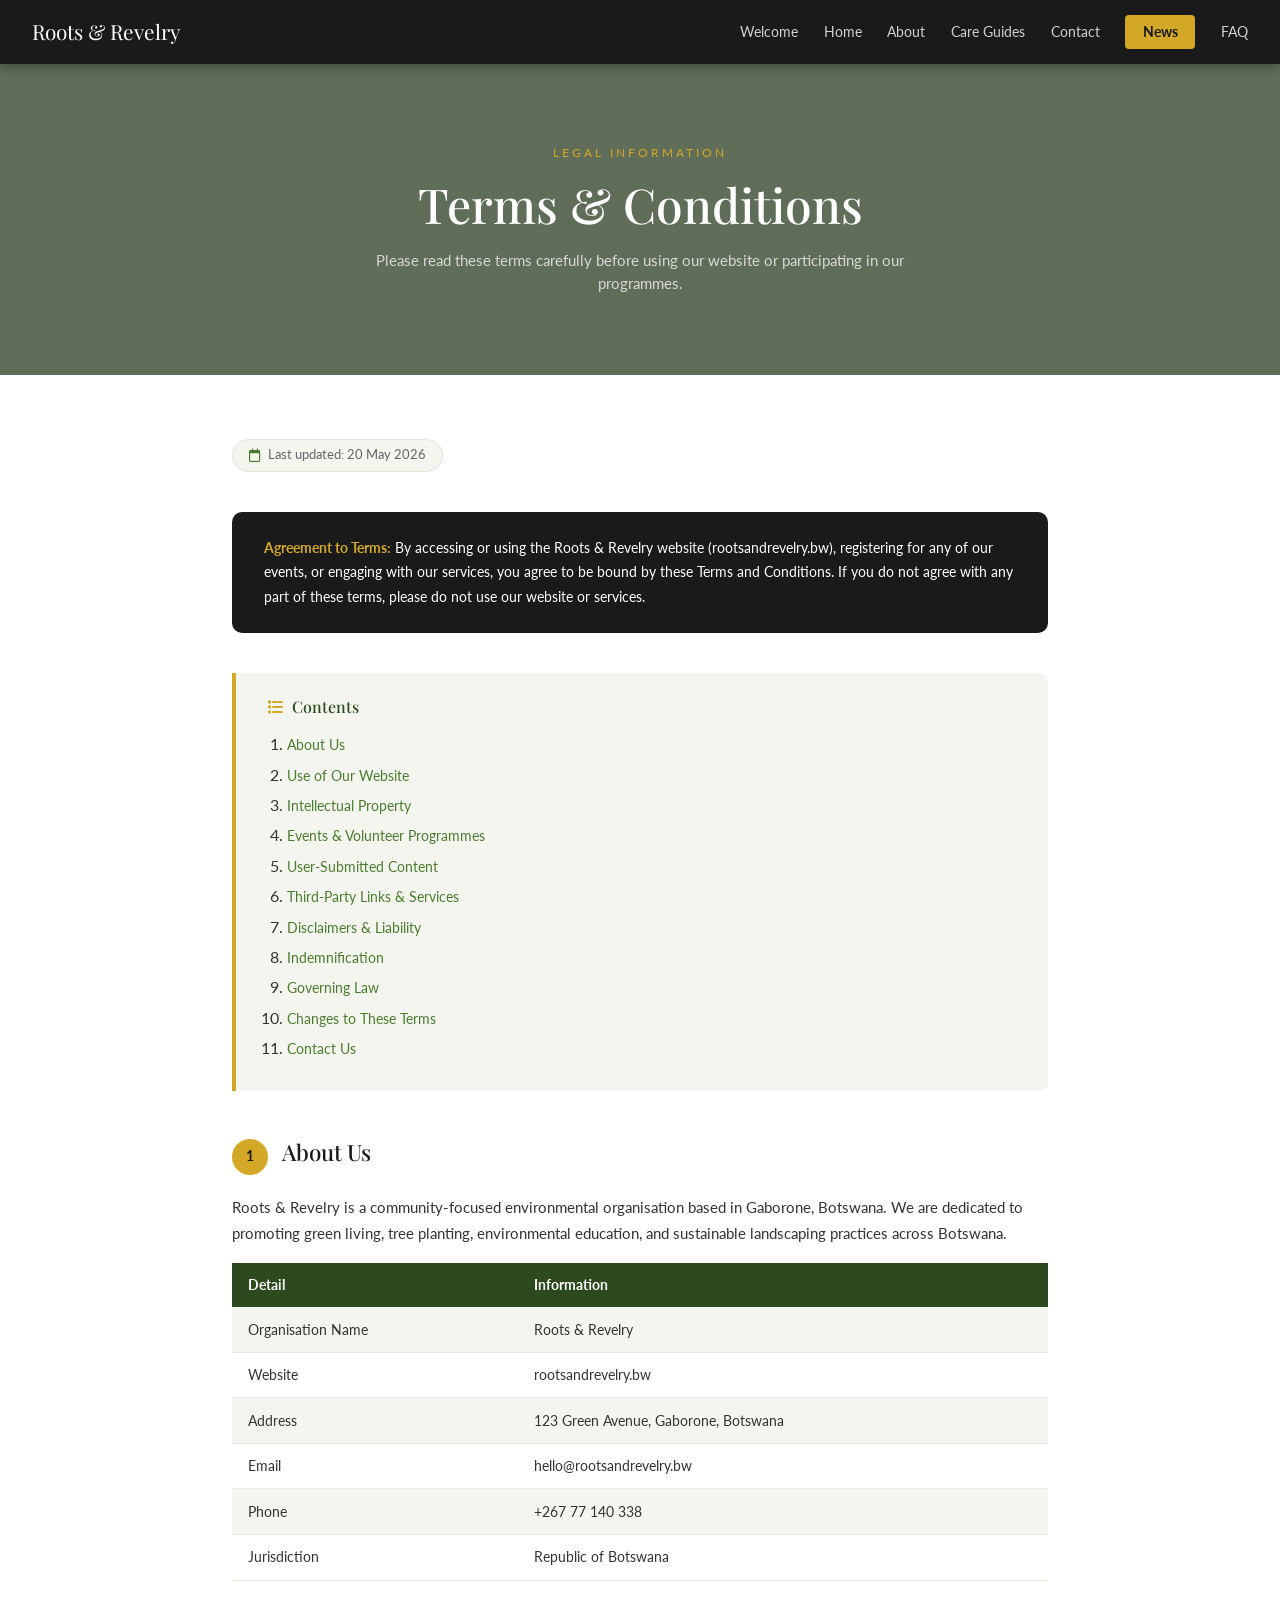
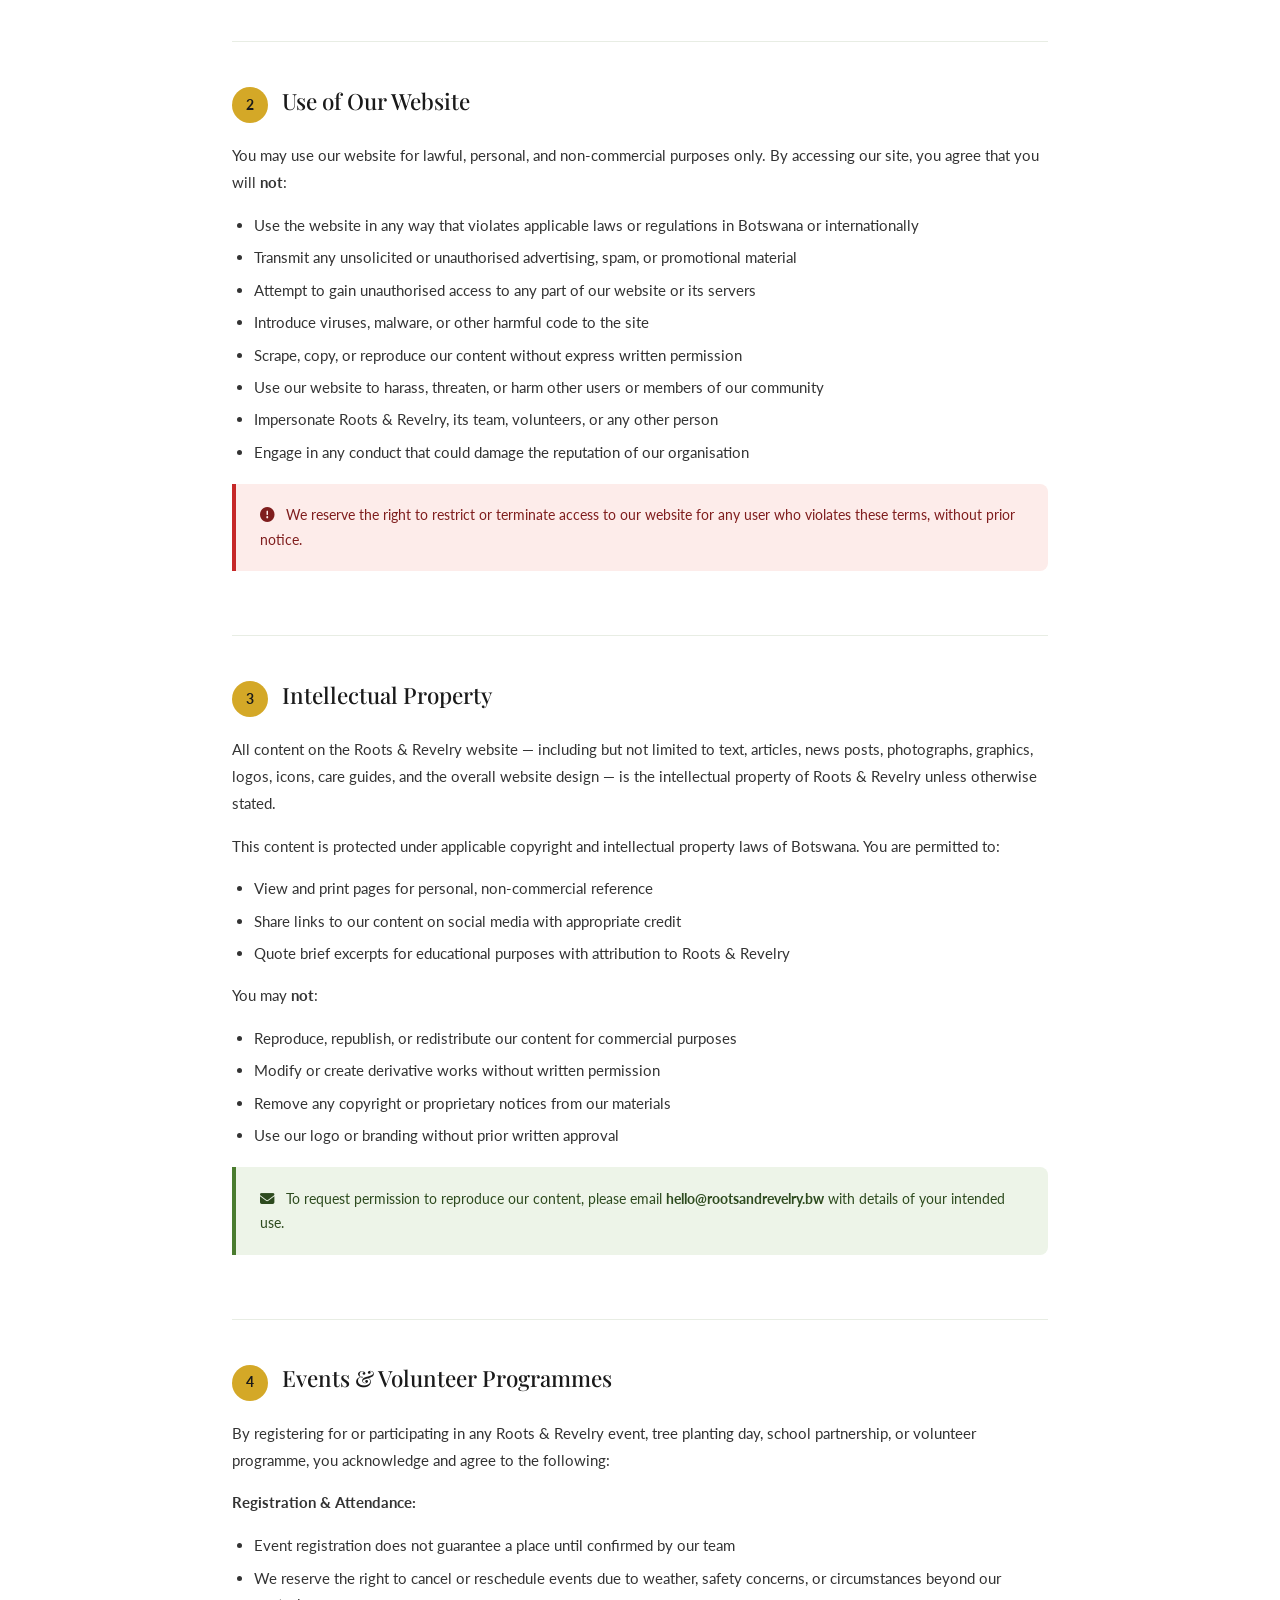
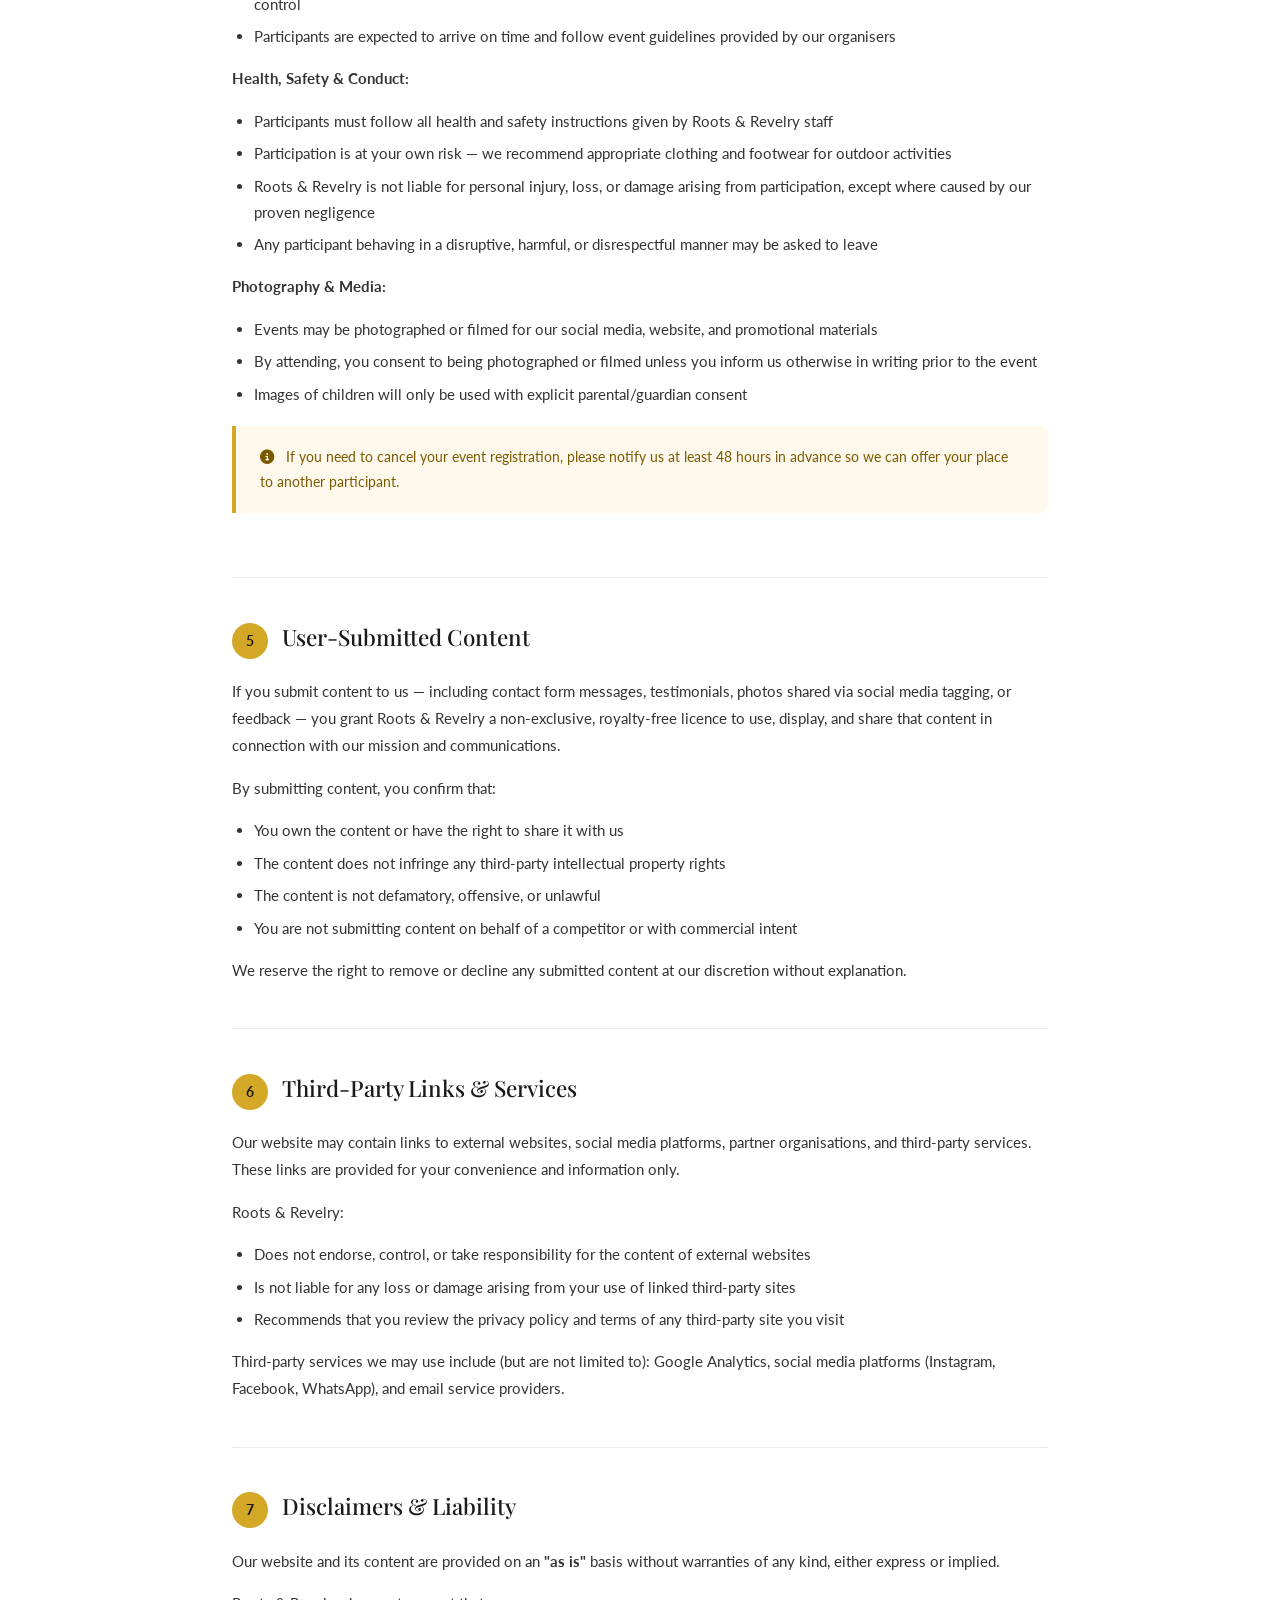
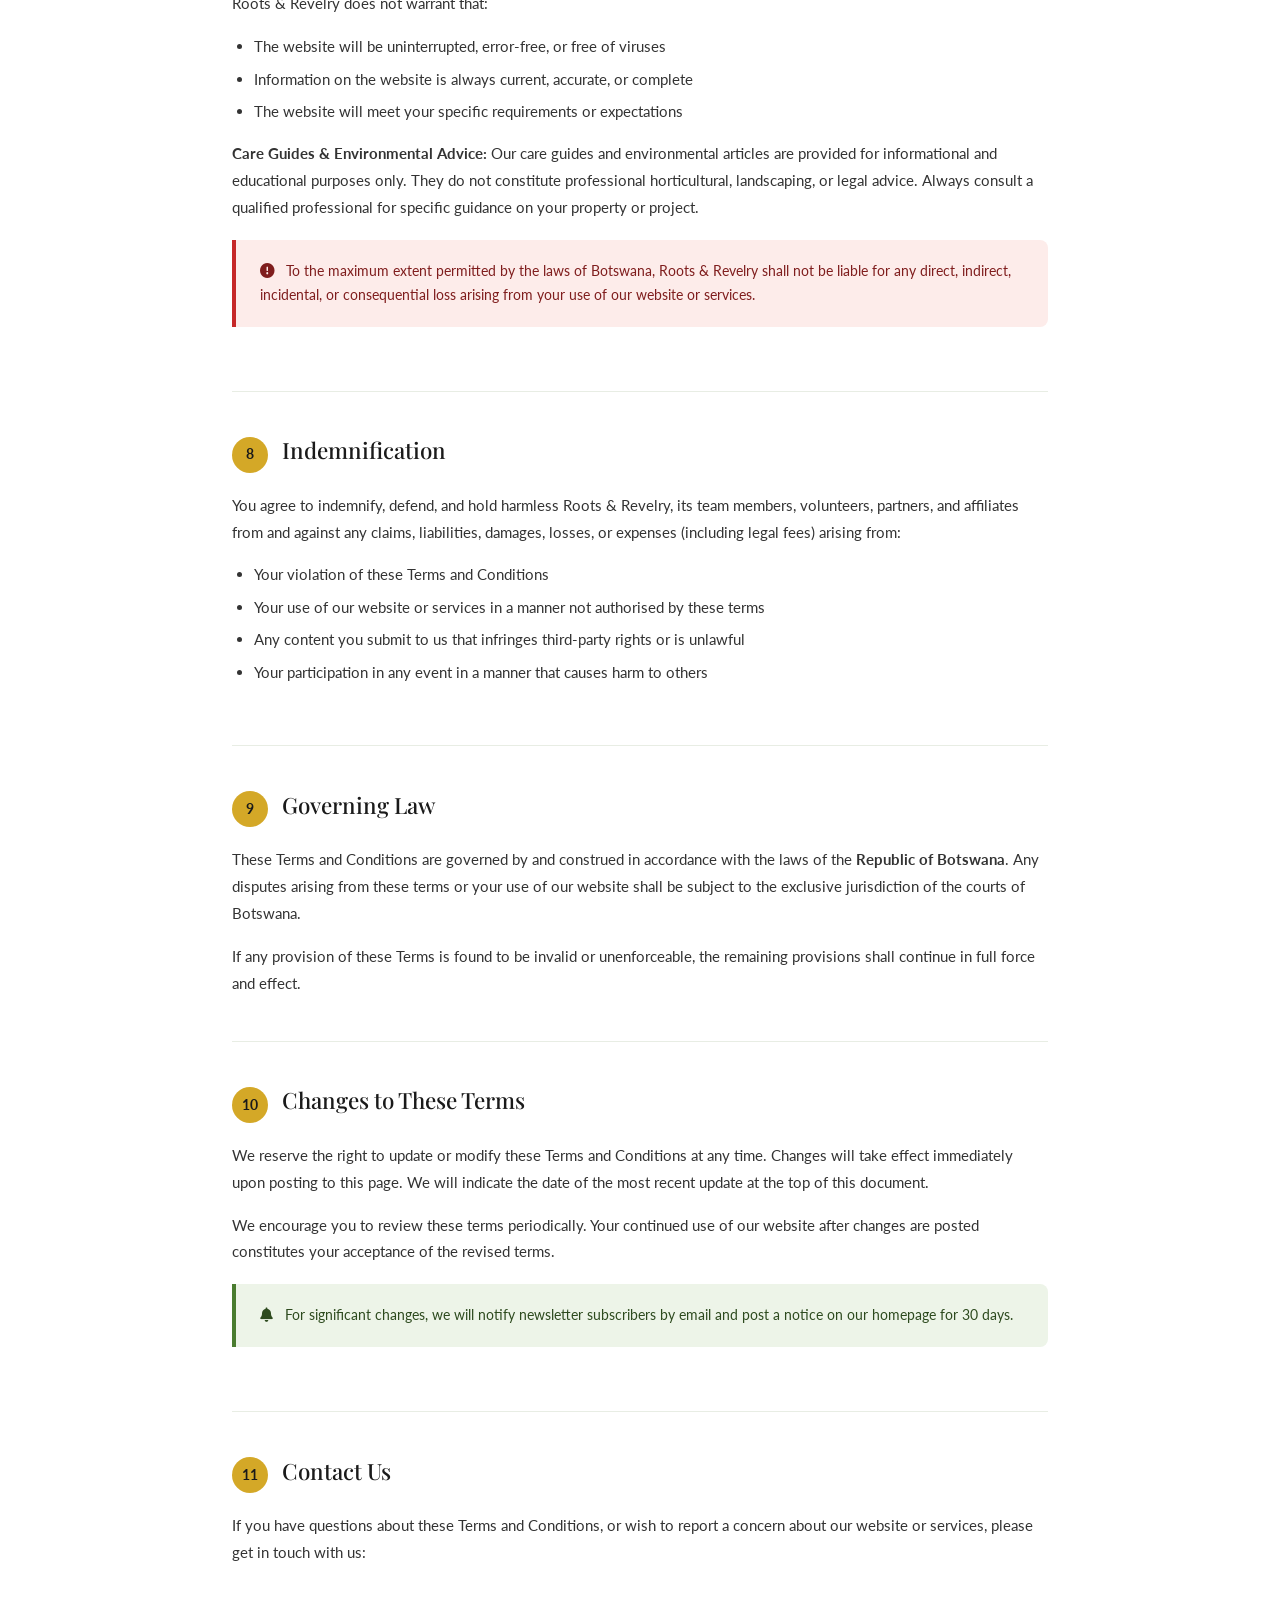
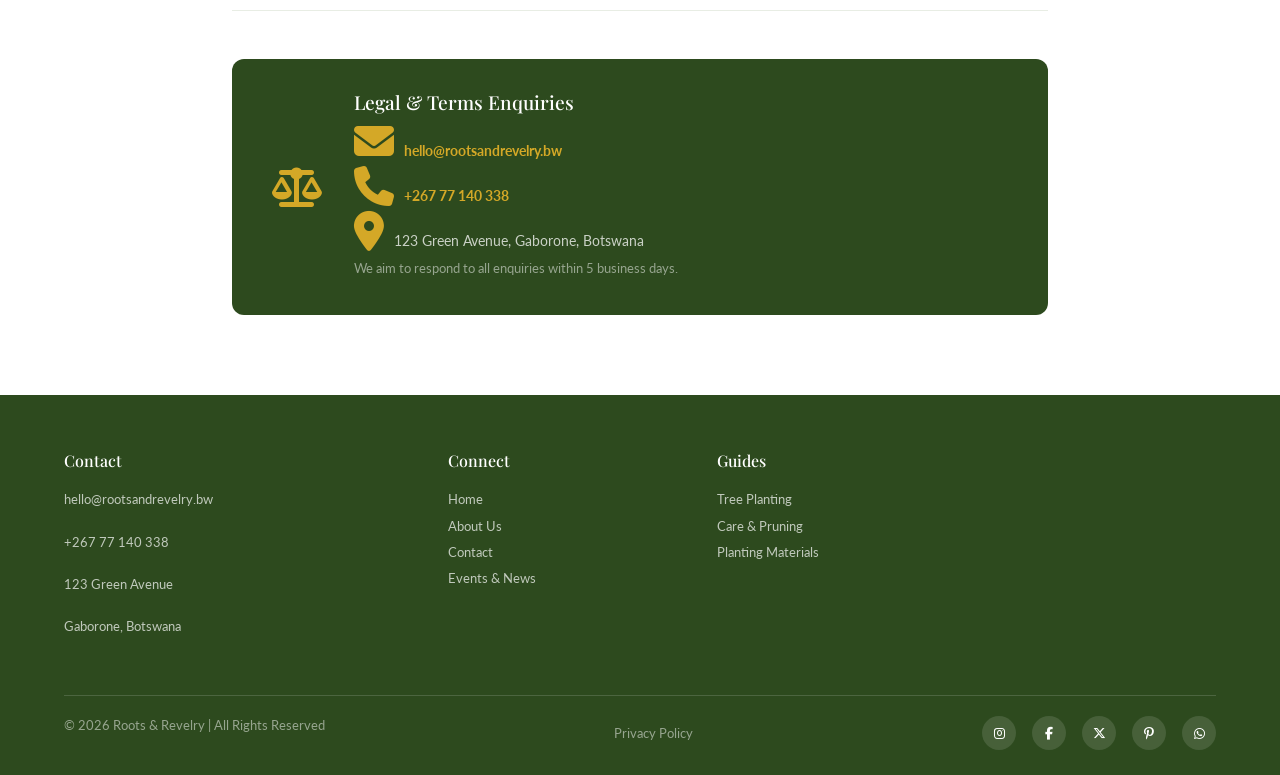
<file: privacy-policy.html>
<!DOCTYPE html>
<html lang="en">
<head>
  <meta charset="UTF-8" />
  <meta name="viewport" content="width=device-width, initial-scale=1.0" />
  <title>Terms & Conditions | Roots & Revelry</title>
  <meta name="description" content="Terms and Conditions for Roots and Revelry — the rules governing use of our website and services." />
  <link href="https://cdn.jsdelivr.net/npm/bootstrap@5.3.3/dist/css/bootstrap.min.css" rel="stylesheet" />
  <link rel="stylesheet" href="https://cdnjs.cloudflare.com/ajax/libs/font-awesome/6.5.1/css/all.min.css" />
  <link href="https://fonts.googleapis.com/css2?family=Playfair+Display:wght@600;700&family=Lato:wght@300;400;700&display=swap" rel="stylesheet" />

  <style>
    :root {
      --green-dark:   #2d4a1e;
      --green-mid:    #4a7c2f;
      --green-accent: #8bc34a;
      --gold:         #d4a827;
      --black:        #1a1a1a;
      --white:        #ffffff;
      --light-bg:     #f5f5f0;
      --text-muted:   #666;
      --text-dark:    #333;
    }

    *, *::before, *::after { box-sizing: border-box; margin: 0; padding: 0; }
    body { font-family: 'Lato', sans-serif; color: var(--text-dark); background: var(--white); }
    h1, h2, h3, h4 { font-family: 'Playfair Display', serif; }

    /* ── NAVBAR ── */
    .navbar {
      background: var(--black);
      padding: 0 2rem;
      height: 64px;
      display: flex;
      align-items: center;
      justify-content: space-between;
      position: sticky;
      top: 0;
      z-index: 100;
      box-shadow: 0 2px 12px rgba(0,0,0,0.4);
    }
    .logo { font-family: 'Playfair Display', serif; color: var(--white); font-size: 1.3rem; text-decoration: none; }
    .nav-links { display: flex; gap: 1.6rem; align-items: center; }
    .nav-links a { color: rgba(255,255,255,0.8); text-decoration: none; font-size: 0.85rem; transition: color 0.2s; }
    .nav-links a:hover, .nav-links a.active { color: var(--white); }
    .nav-cta { background: var(--gold) !important; color: var(--black) !important; font-weight: 700 !important; padding: 0.45rem 1.1rem; border-radius: 4px; }

    /* ── HERO BANNER ── */
    .page-hero {
      background: linear-gradient(rgba(20,40,10,0.68), rgba(20,40,10,0.68)),
        url('https://i1-c.pinimg.com/736x/6f/65/79/6f6579934e75e9f7e6ea15bd077b510f.jpg') center/cover no-repeat;
      padding: 5rem 5%;
      text-align: center;
      color: var(--white);
    }
    .page-hero .eyebrow {
      font-size: 0.78rem;
      letter-spacing: 3px;
      text-transform: uppercase;
      color: var(--gold);
      margin-bottom: 0.8rem;
    }
    .page-hero h1 { font-size: 3rem; margin-bottom: 1rem; }
    .page-hero p  { font-size: 0.95rem; color: rgba(255,255,255,0.75); max-width: 560px; margin: 0 auto; }

    /* ── CONTENT WRAPPER ── */
    .content-wrapper {
      max-width: 880px;
      margin: 0 auto;
      padding: 4rem 2rem 5rem;
    }

    /* ── LAST UPDATED BADGE ── */
    .last-updated {
      display: inline-flex;
      align-items: center;
      gap: 0.5rem;
      background: var(--light-bg);
      border: 1px solid #dde6d5;
      border-radius: 20px;
      padding: 0.35rem 1rem;
      font-size: 0.82rem;
      color: var(--text-muted);
      margin-bottom: 2.5rem;
    }
    .last-updated i { color: var(--green-mid); }

    /* ── TABLE OF CONTENTS ── */
    .toc {
      background: var(--light-bg);
      border-left: 4px solid var(--gold);
      border-radius: 0 8px 8px 0;
      padding: 1.5rem 2rem;
      margin-bottom: 3rem;
    }
    .toc h3 { font-size: 1rem; color: var(--green-dark); margin-bottom: 1rem; }
    .toc ol  { padding-left: 1.2rem; margin: 0; }
    .toc ol li { margin-bottom: 0.4rem; }
    .toc ol li a {
      color: var(--green-mid);
      text-decoration: none;
      font-size: 0.9rem;
      transition: color 0.2s;
    }
    .toc ol li a:hover { color: var(--green-dark); text-decoration: underline; }

    /* ── POLICY SECTIONS ── */
    .policy-section {
      margin-bottom: 2.8rem;
      padding-bottom: 2.8rem;
      border-bottom: 1px solid #e8ede4;
    }
    .policy-section:last-child { border-bottom: none; }

    .section-header {
      display: flex;
      align-items: center;
      gap: 0.9rem;
      margin-bottom: 1.2rem;
    }
    .section-number {
      width: 36px; height: 36px;
      border-radius: 50%;
      background: var(--gold);
      color: var(--black);
      font-size: 0.85rem;
      font-weight: 700;
      display: flex; align-items: center; justify-content: center;
      flex-shrink: 0;
    }
    .policy-section h2 { font-size: 1.4rem; color: var(--black); }

    .policy-section p {
      font-size: 0.93rem;
      line-height: 1.8;
      color: var(--text-dark);
      margin-bottom: 1rem;
    }
    .policy-section p:last-child { margin-bottom: 0; }

    .policy-section ul, .policy-section ol {
      padding-left: 1.4rem;
      margin: 0.8rem 0 1rem;
    }
    .policy-section ul li, .policy-section ol li {
      font-size: 0.93rem;
      line-height: 1.75;
      color: var(--text-dark);
      margin-bottom: 0.4rem;
    }

    /* ── BOXES ── */
    .info-box {
      background: #edf4e8;
      border-left: 4px solid var(--green-mid);
      border-radius: 0 8px 8px 0;
      padding: 1.2rem 1.5rem;
      margin: 1.2rem 0;
      font-size: 0.9rem;
      color: var(--green-dark);
      line-height: 1.7;
    }
    .info-box i { margin-right: 0.5rem; }

    .warning-box {
      background: #fef9ec;
      border-left: 4px solid var(--gold);
      border-radius: 0 8px 8px 0;
      padding: 1.2rem 1.5rem;
      margin: 1.2rem 0;
      font-size: 0.9rem;
      color: #7a5a00;
      line-height: 1.7;
    }
    .warning-box i { margin-right: 0.5rem; }

    .important-box {
      background: #fdecea;
      border-left: 4px solid #c62828;
      border-radius: 0 8px 8px 0;
      padding: 1.2rem 1.5rem;
      margin: 1.2rem 0;
      font-size: 0.9rem;
      color: #7f1d1d;
      line-height: 1.7;
    }
    .important-box i { margin-right: 0.5rem; }

    /* ── TWO-COLUMN TABLE ── */
    .terms-table {
      width: 100%;
      border-collapse: collapse;
      margin: 1rem 0;
      font-size: 0.9rem;
    }
    .terms-table th {
      background: var(--green-dark);
      color: var(--white);
      padding: 0.7rem 1rem;
      text-align: left;
      font-family: 'Lato', sans-serif;
      font-weight: 700;
    }
    .terms-table td {
      padding: 0.65rem 1rem;
      border-bottom: 1px solid #e8ede4;
      color: var(--text-dark);
      line-height: 1.65;
    }
    .terms-table tr:nth-child(even) td { background: var(--light-bg); }

    /* ── CONTACT CARD ── */
    .contact-card {
      background: var(--green-dark);
      border-radius: 12px;
      padding: 2rem 2.5rem;
      color: var(--white);
      margin-top: 3rem;
      display: flex;
      align-items: center;
      gap: 2rem;
      flex-wrap: wrap;
    }
    .contact-card i { font-size: 2.5rem; color: var(--gold); flex-shrink: 0; }
    .contact-card h3 { font-size: 1.2rem; color: var(--white); margin-bottom: 0.4rem; }
    .contact-card p  { font-size: 0.88rem; color: rgba(255,255,255,0.75); margin: 0 0 0.3rem; }
    .contact-card a  { color: var(--gold); text-decoration: none; font-weight: 700; }
    .contact-card a:hover { text-decoration: underline; }

    /* ── ACCEPTANCE BANNER ── */
    .acceptance-banner {
      background: var(--black);
      color: var(--white);
      border-radius: 10px;
      padding: 1.5rem 2rem;
      margin-bottom: 2.5rem;
      font-size: 0.9rem;
      line-height: 1.7;
    }
    .acceptance-banner strong { color: var(--gold); }

    /* ── FOOTER ── */
    footer { background: var(--green-dark); color: var(--white); padding: 3.5rem 5% 1.5rem; }
    .footer-grid { display: grid; grid-template-columns: 1.5fr 1fr 1fr 1fr; gap: 2.5rem; margin-bottom: 2.5rem; }
    .footer-col h5 { font-family: 'Playfair Display', serif; font-size: 1rem; margin-bottom: 1rem; }
    .footer-col p, .footer-col a { font-size: 0.82rem; color: rgba(255,255,255,0.7); text-decoration: none; line-height: 2; display: block; }
    .footer-col a:hover { color: var(--white); }
    .footer-bottom { border-top: 1px solid rgba(255,255,255,0.15); padding-top: 1.2rem; display: flex; justify-content: space-between; align-items: center; flex-wrap: wrap; gap: 1rem; }
    .footer-bottom p { font-size: 0.8rem; color: rgba(255,255,255,0.5); }
    .footer-bottom .legal-links { display: flex; gap: 1.2rem; }
    .footer-bottom .legal-links a { font-size: 0.8rem; color: rgba(255,255,255,0.5); text-decoration: none; }
    .footer-bottom .legal-links a:hover { color: var(--white); }
    .social-links { display: flex; gap: 1rem; }
    .social-links a {
      width: 34px; height: 34px; border-radius: 50%;
      background: rgba(255,255,255,0.12); display: flex; align-items: center;
      justify-content: center; color: var(--white); font-size: 0.8rem;
      text-decoration: none; transition: background 0.2s;
    }
    .social-links a:hover { background: var(--gold); color: var(--black); }

    /* ── RESPONSIVE ── */
    @media (max-width: 768px) {
      .page-hero h1 { font-size: 2rem; }
      .footer-grid { grid-template-columns: 1fr 1fr; }
      .nav-links { display: none; }
      .content-wrapper { padding: 2.5rem 1.2rem 3rem; }
      .contact-card { flex-direction: column; gap: 1rem; }
      .terms-table { font-size: 0.82rem; }
    }
  </style>
</head>
<body>

  <!-- NAVBAR -->
  <header class="navbar">
    <a href="home.html" class="logo">Roots & Revelry</a>
    <nav class="nav-links">
      <a href="index.html">Welcome</a>
      <a href="home.html">Home</a>
      <a href="about-us.html">About</a>
      <a href="care-guides.html">Care Guides</a>
      <a href="contact.html">Contact</a>
      <a href="news.html" class="nav-cta">News</a>
      <a href="faq.html">FAQ</a>
    </nav>
  </header>

  <!-- HERO -->
  <section class="page-hero">
    <p class="eyebrow">Legal Information</p>
    <h1>Terms & Conditions</h1>
    <p>Please read these terms carefully before using our website or participating in our programmes.</p>
  </section>

  <!-- CONTENT -->
  <div class="content-wrapper">

    <div class="last-updated">
      <i class="fa-regular fa-calendar"></i>
      Last updated: 20 May 2026
    </div>

    <div class="acceptance-banner">
      <strong>Agreement to Terms:</strong> By accessing or using the Roots & Revelry website (rootsandrevelry.bw), registering for any of our events, or engaging with our services, you agree to be bound by these Terms and Conditions. If you do not agree with any part of these terms, please do not use our website or services.
    </div>

    <!-- TABLE OF CONTENTS -->
    <div class="toc">
      <h3><i class="fa-solid fa-list" style="color:var(--gold);margin-right:0.5rem"></i>Contents</h3>
      <ol>
        <li><a href="#about-us">About Us</a></li>
        <li><a href="#use-of-website">Use of Our Website</a></li>
        <li><a href="#intellectual-property">Intellectual Property</a></li>
        <li><a href="#events-volunteers">Events & Volunteer Programmes</a></li>
        <li><a href="#user-content">User-Submitted Content</a></li>
        <li><a href="#third-party">Third-Party Links & Services</a></li>
        <li><a href="#disclaimers">Disclaimers & Liability</a></li>
        <li><a href="#indemnification">Indemnification</a></li>
        <li><a href="#governing-law">Governing Law</a></li>
        <li><a href="#changes">Changes to These Terms</a></li>
        <li><a href="#contact">Contact Us</a></li>
      </ol>
    </div>

    <!-- SECTION 1 -->
    <div class="policy-section" id="about-us">
      <div class="section-header">
        <div class="section-number">1</div>
        <h2>About Us</h2>
      </div>
      <p>Roots & Revelry is a community-focused environmental organisation based in Gaborone, Botswana. We are dedicated to promoting green living, tree planting, environmental education, and sustainable landscaping practices across Botswana.</p>
      <table class="terms-table">
        <tr><th>Detail</th><th>Information</th></tr>
        <tr><td>Organisation Name</td><td>Roots & Revelry</td></tr>
        <tr><td>Website</td><td>rootsandrevelry.bw</td></tr>
        <tr><td>Address</td><td>123 Green Avenue, Gaborone, Botswana</td></tr>
        <tr><td>Email</td><td>hello@rootsandrevelry.bw</td></tr>
        <tr><td>Phone</td><td>+267 77 140 338</td></tr>
        <tr><td>Jurisdiction</td><td>Republic of Botswana</td></tr>
      </table>
    </div>

    <!-- SECTION 2 -->
    <div class="policy-section" id="use-of-website">
      <div class="section-header">
        <div class="section-number">2</div>
        <h2>Use of Our Website</h2>
      </div>
      <p>You may use our website for lawful, personal, and non-commercial purposes only. By accessing our site, you agree that you will <strong>not</strong>:</p>
      <ul>
        <li>Use the website in any way that violates applicable laws or regulations in Botswana or internationally</li>
        <li>Transmit any unsolicited or unauthorised advertising, spam, or promotional material</li>
        <li>Attempt to gain unauthorised access to any part of our website or its servers</li>
        <li>Introduce viruses, malware, or other harmful code to the site</li>
        <li>Scrape, copy, or reproduce our content without express written permission</li>
        <li>Use our website to harass, threaten, or harm other users or members of our community</li>
        <li>Impersonate Roots & Revelry, its team, volunteers, or any other person</li>
        <li>Engage in any conduct that could damage the reputation of our organisation</li>
      </ul>
      <div class="important-box">
        <i class="fa-solid fa-circle-exclamation"></i>
        We reserve the right to restrict or terminate access to our website for any user who violates these terms, without prior notice.
      </div>
    </div>

    <!-- SECTION 3 -->
    <div class="policy-section" id="intellectual-property">
      <div class="section-header">
        <div class="section-number">3</div>
        <h2>Intellectual Property</h2>
      </div>
      <p>All content on the Roots & Revelry website — including but not limited to text, articles, news posts, photographs, graphics, logos, icons, care guides, and the overall website design — is the intellectual property of Roots & Revelry unless otherwise stated.</p>
      <p>This content is protected under applicable copyright and intellectual property laws of Botswana. You are permitted to:</p>
      <ul>
        <li>View and print pages for personal, non-commercial reference</li>
        <li>Share links to our content on social media with appropriate credit</li>
        <li>Quote brief excerpts for educational purposes with attribution to Roots & Revelry</li>
      </ul>
      <p>You may <strong>not</strong>:</p>
      <ul>
        <li>Reproduce, republish, or redistribute our content for commercial purposes</li>
        <li>Modify or create derivative works without written permission</li>
        <li>Remove any copyright or proprietary notices from our materials</li>
        <li>Use our logo or branding without prior written approval</li>
      </ul>
      <div class="info-box">
        <i class="fa-solid fa-envelope"></i>
        To request permission to reproduce our content, please email <strong>hello@rootsandrevelry.bw</strong> with details of your intended use.
      </div>
    </div>

    <!-- SECTION 4 -->
    <div class="policy-section" id="events-volunteers">
      <div class="section-header">
        <div class="section-number">4</div>
        <h2>Events & Volunteer Programmes</h2>
      </div>
      <p>By registering for or participating in any Roots & Revelry event, tree planting day, school partnership, or volunteer programme, you acknowledge and agree to the following:</p>

      <p><strong>Registration & Attendance:</strong></p>
      <ul>
        <li>Event registration does not guarantee a place until confirmed by our team</li>
        <li>We reserve the right to cancel or reschedule events due to weather, safety concerns, or circumstances beyond our control</li>
        <li>Participants are expected to arrive on time and follow event guidelines provided by our organisers</li>
      </ul>

      <p><strong>Health, Safety & Conduct:</strong></p>
      <ul>
        <li>Participants must follow all health and safety instructions given by Roots & Revelry staff</li>
        <li>Participation is at your own risk — we recommend appropriate clothing and footwear for outdoor activities</li>
        <li>Roots & Revelry is not liable for personal injury, loss, or damage arising from participation, except where caused by our proven negligence</li>
        <li>Any participant behaving in a disruptive, harmful, or disrespectful manner may be asked to leave</li>
      </ul>

      <p><strong>Photography & Media:</strong></p>
      <ul>
        <li>Events may be photographed or filmed for our social media, website, and promotional materials</li>
        <li>By attending, you consent to being photographed or filmed unless you inform us otherwise in writing prior to the event</li>
        <li>Images of children will only be used with explicit parental/guardian consent</li>
      </ul>

      <div class="warning-box">
        <i class="fa-solid fa-circle-info"></i>
        If you need to cancel your event registration, please notify us at least 48 hours in advance so we can offer your place to another participant.
      </div>
    </div>

    <!-- SECTION 5 -->
    <div class="policy-section" id="user-content">
      <div class="section-header">
        <div class="section-number">5</div>
        <h2>User-Submitted Content</h2>
      </div>
      <p>If you submit content to us — including contact form messages, testimonials, photos shared via social media tagging, or feedback — you grant Roots & Revelry a non-exclusive, royalty-free licence to use, display, and share that content in connection with our mission and communications.</p>
      <p>By submitting content, you confirm that:</p>
      <ul>
        <li>You own the content or have the right to share it with us</li>
        <li>The content does not infringe any third-party intellectual property rights</li>
        <li>The content is not defamatory, offensive, or unlawful</li>
        <li>You are not submitting content on behalf of a competitor or with commercial intent</li>
      </ul>
      <p>We reserve the right to remove or decline any submitted content at our discretion without explanation.</p>
    </div>

    <!-- SECTION 6 -->
    <div class="policy-section" id="third-party">
      <div class="section-header">
        <div class="section-number">6</div>
        <h2>Third-Party Links & Services</h2>
      </div>
      <p>Our website may contain links to external websites, social media platforms, partner organisations, and third-party services. These links are provided for your convenience and information only.</p>
      <p>Roots & Revelry:</p>
      <ul>
        <li>Does not endorse, control, or take responsibility for the content of external websites</li>
        <li>Is not liable for any loss or damage arising from your use of linked third-party sites</li>
        <li>Recommends that you review the privacy policy and terms of any third-party site you visit</li>
      </ul>
      <p>Third-party services we may use include (but are not limited to): Google Analytics, social media platforms (Instagram, Facebook, WhatsApp), and email service providers.</p>
    </div>

    <!-- SECTION 7 -->
    <div class="policy-section" id="disclaimers">
      <div class="section-header">
        <div class="section-number">7</div>
        <h2>Disclaimers & Liability</h2>
      </div>
      <p>Our website and its content are provided on an <strong>"as is"</strong> basis without warranties of any kind, either express or implied.</p>
      <p>Roots & Revelry does not warrant that:</p>
      <ul>
        <li>The website will be uninterrupted, error-free, or free of viruses</li>
        <li>Information on the website is always current, accurate, or complete</li>
        <li>The website will meet your specific requirements or expectations</li>
      </ul>
      <p><strong>Care Guides & Environmental Advice:</strong> Our care guides and environmental articles are provided for informational and educational purposes only. They do not constitute professional horticultural, landscaping, or legal advice. Always consult a qualified professional for specific guidance on your property or project.</p>
      <div class="important-box">
        <i class="fa-solid fa-circle-exclamation"></i>
        To the maximum extent permitted by the laws of Botswana, Roots & Revelry shall not be liable for any direct, indirect, incidental, or consequential loss arising from your use of our website or services.
      </div>
    </div>

    <!-- SECTION 8 -->
    <div class="policy-section" id="indemnification">
      <div class="section-header">
        <div class="section-number">8</div>
        <h2>Indemnification</h2>
      </div>
      <p>You agree to indemnify, defend, and hold harmless Roots & Revelry, its team members, volunteers, partners, and affiliates from and against any claims, liabilities, damages, losses, or expenses (including legal fees) arising from:</p>
      <ul>
        <li>Your violation of these Terms and Conditions</li>
        <li>Your use of our website or services in a manner not authorised by these terms</li>
        <li>Any content you submit to us that infringes third-party rights or is unlawful</li>
        <li>Your participation in any event in a manner that causes harm to others</li>
      </ul>
    </div>

    <!-- SECTION 9 -->
    <div class="policy-section" id="governing-law">
      <div class="section-header">
        <div class="section-number">9</div>
        <h2>Governing Law</h2>
      </div>
      <p>These Terms and Conditions are governed by and construed in accordance with the laws of the <strong>Republic of Botswana</strong>. Any disputes arising from these terms or your use of our website shall be subject to the exclusive jurisdiction of the courts of Botswana.</p>
      <p>If any provision of these Terms is found to be invalid or unenforceable, the remaining provisions shall continue in full force and effect.</p>
    </div>

    <!-- SECTION 10 -->
    <div class="policy-section" id="changes">
      <div class="section-header">
        <div class="section-number">10</div>
        <h2>Changes to These Terms</h2>
      </div>
      <p>We reserve the right to update or modify these Terms and Conditions at any time. Changes will take effect immediately upon posting to this page. We will indicate the date of the most recent update at the top of this document.</p>
      <p>We encourage you to review these terms periodically. Your continued use of our website after changes are posted constitutes your acceptance of the revised terms.</p>
      <div class="info-box">
        <i class="fa-solid fa-bell"></i>
        For significant changes, we will notify newsletter subscribers by email and post a notice on our homepage for 30 days.
      </div>
    </div>

    <!-- SECTION 11 -->
    <div class="policy-section" id="contact">
      <div class="section-header">
        <div class="section-number">11</div>
        <h2>Contact Us</h2>
      </div>
      <p>If you have questions about these Terms and Conditions, or wish to report a concern about our website or services, please get in touch with us:</p>
    </div>

    <div class="contact-card">
      <i class="fa-solid fa-scale-balanced"></i>
      <div>
        <h3>Legal & Terms Enquiries</h3>
        <p><i class="fa-solid fa-envelope" style="margin-right:0.4rem;color:var(--gold)"></i>
             <a href="mailto:hello@rootsandrevelry.bw">hello@rootsandrevelry.bw</a>
            </p>
        <p><i class="fa-solid fa-phone" style="margin-right:0.4rem;color:var(--gold)"></i>
             <a href="tel:+26777140338">+267 77 140 338</a>
            </p>
        <p><i class="fa-solid fa-location-dot" style="margin-right:0.4rem;color:var(--gold)"></i> 123 Green Avenue, Gaborone, Botswana</p>
        <p style="margin-top:0.5rem;font-size:0.82rem;color:rgba(255,255,255,0.5)">We aim to respond to all enquiries within 5 business days.</p>
      </div>
    </div>

  </div><!-- /content-wrapper -->

  <!-- FOOTER -->
  <footer>
    <div class="footer-grid">
      <div class="footer-col">
        <h5>Contact</h5>
        <p>hello@rootsandrevelry.bw</p>
        <p>+267 77 140 338</p>
        <p>123 Green Avenue</p>
        <p>Gaborone, Botswana</p>
      </div>
      <div class="footer-col">
        <h5>Connect</h5>
        <a href="home.html">Home</a>
        <a href="about-us.html">About Us</a>
        <a href="contact.html">Contact</a>
        <a href="news.html">Events & News</a>
      </div>
      
      <div class="footer-col">
        <h5>Guides</h5>
        <a href="care-guides.html">Tree Planting</a>
        <a href="care-guides.html">Care & Pruning</a>
        <a href="care-guides.html">Planting Materials</a>
      </div>
    </div>
    <div class="footer-bottom">
      <p>&copy; 2026 Roots & Revelry | All Rights Reserved</p>
      <div class="legal-links">
        <a href="privacy-policy.html">Privacy Policy</a>
        
      </div>
      <div class="social-links">
        <a href="https://www.instagram.com" target="_blank"><i class="fa-brands fa-instagram"></i></a>
        <a href="https://www.facebook.com"  target="_blank"><i class="fa-brands fa-facebook-f"></i></a>
        <a href="https://www.twitter.com"   target="_blank"><i class="fa-brands fa-x-twitter"></i></a>
        <a href="https://www.pinterest.com" target="_blank"><i class="fa-brands fa-pinterest-p"></i></a>
        <a href="https://wa.me/26777140338" target="_blank"><i class="fa-brands fa-whatsapp"></i></a>
      </div>
    </div>
  </footer>

  <script src="https://cdn.jsdelivr.net/npm/bootstrap@5.3.3/dist/js/bootstrap.bundle.min.js"></script>
</body>
</html>
</file>
<file: style.css>
/*===========================================
   Roots & Revelry - Main Stylesheet
   Nature-Inspired Modern Nursery Brand
===========================================*/

/* ----- CSS Variables (Nature Palette) ----- */
:root {
    --deep-forest: #1a3a2b;
    --sage-green: #6b8c5c;
    --moss: #8aa87d;
    --cream: #f9f6ef;
    --driftwood: #d4c5b0;
    --charcoal: #2c2c2c;
    --soft-white: #ffffff;
    --warm-gray: #f5f3ef;
    --transition: all 0.3s ease;
    --shadow-sm: 0 4px 12px rgba(0, 0, 0, 0.05);
    --shadow-md: 0 8px 24px rgba(0, 0, 0, 0.08);
}

/* ----- Reset & Base Styles ----- */
* {
    margin: 0;
    padding: 0;
    box-sizing: border-box;
}

body {
    font-family: 'Inter', system-ui, -apple-system, 'Segoe UI', Roboto, Helvetica, Arial, sans-serif;
    background-color: var(--soft-white);
    color: var(--charcoal);
    line-height: 1.5;
    scroll-behavior: smooth;
}

img {
    max-width: 100%;
    height: auto;
    display: block;
}

/* ----- Typography ----- */
h1, h2, h3, h4, .logo {
    font-family: 'Playfair Display', Georgia, 'Times New Roman', serif;
    font-weight: 500;
    letter-spacing: -0.01em;
}

h1 {
    font-size: 3.5rem;
    line-height: 1.2;
    margin-bottom: 1rem;
    color: var(--deep-forest);
}

h2 {
    font-size: 2.5rem;
    margin-bottom: 1rem;
    color: var(--deep-forest);
}

h3 {
    font-size: 1.5rem;
    margin-bottom: 0.75rem;
    color: var(--deep-forest);
}

.section-subtitle {
    font-size: 1.125rem;
    color: #5a6e4a;
    max-width: 600px;
    margin: 0 auto 2rem auto;
}

/* ----- Buttons & Links ----- */
.btn-primary, .btn-secondary, .btn-outline {
    display: inline-block;
    padding: 0.875rem 1.75rem;
    border-radius: 40px;
    font-weight: 600;
    text-decoration: none;
    transition: var(--transition);
    font-size: 0.95rem;
    cursor: pointer;
    border: none;
    font-family: inherit;
}

.btn-primary {
    background-color: var(--deep-forest);
    color: white;
    box-shadow: var(--shadow-sm);
}

.btn-primary:hover {
    background-color: #0e2a1e;
    transform: translateY(-2px);
    box-shadow: var(--shadow-md);
}

.btn-secondary {
    background-color: var(--sage-green);
    color: white;
}

.btn-secondary:hover {
    background-color: #5a7a4a;
    transform: translateY(-2px);
}

.btn-outline {
    background-color: transparent;
    border: 1.5px solid var(--deep-forest);
    color: var(--deep-forest);
}

.btn-outline:hover {
    background-color: var(--deep-forest);
    color: white;
}

/* ----- Header / Navigation ----- */
.main-header {
    display: flex;
    justify-content: space-between;
    align-items: center;
    padding: 1.25rem 5%;
    background-color: var(--soft-white);
    border-bottom: 1px solid rgba(107, 140, 92, 0.2);
    position: sticky;
    top: 0;
    z-index: 100;
    backdrop-filter: blur(10px);
    background-color: rgba(255, 255, 255, 0.95);
}

.logo a {
    font-size: 1.8rem;
    font-weight: 600;
    text-decoration: none;
    color: var(--deep-forest);
    font-family: 'Playfair Display', serif;
    letter-spacing: -0.5px;
}

.logo span {
    font-weight: 300;
    color: var(--sage-green);
}

.nav-links {
    display: flex;
    gap: 2rem;
    align-items: center;
}

.nav-links a {
    text-decoration: none;
    color: var(--charcoal);
    font-weight: 500;
    transition: var(--transition);
    font-size: 0.95rem;
}

.nav-links a:hover {
    color: var(--sage-green);
}

.icon-search {
    font-size: 1.2rem;
    font-weight: 500;
    cursor: pointer;
}

/* ----- Hero Section ----- */
.hero {
    display: flex;
    flex-wrap: wrap;
    align-items: center;
    justify-content: space-between;
    padding: 4rem 5%;
    background: linear-gradient(135deg, #faf8f2 0%, #f1efe7 100%);
    gap: 3rem;
}

.hero-content {
    flex: 1;
    min-width: 280px;
}

.hero-content .tagline {
    font-size: 1rem;
    text-transform: uppercase;
    letter-spacing: 3px;
    color: var(--sage-green);
    margin-bottom: 1rem;
    font-weight: 600;
}

.hero-content p {
    font-size: 1.2rem;
    margin: 1.5rem 0;
    color: #4a4a4a;
    max-width: 90%;
}

.hero-buttons {
    display: flex;
    gap: 1rem;
    flex-wrap: wrap;
}

.hero-image {
    flex: 1;
    min-width: 280px;
    background-color: var(--driftwood);
    border-radius: 32px;
    height: 400px;
    background-image: url('https://placehold.co/600x400/e0d5c0/6b8c5c?text=Hero+Tree+Image');
    background-size: cover;
    background-position: center;
    border-radius: 32px;
    box-shadow: var(--shadow-md);
}
header {
  background-image: url(url../../Pictures/photo-1542273917363-3b1817f69a2d.avif);
  background-size: cover;
  background-position: center;
  background-repeat: no-repeat;
}
/* ----- Featured Categories Section ----- */
.featured-categories {
    padding: 5rem 5%;
    text-align: center;
    background-color: var(--soft-white);
}

.categories-grid {
    display: grid;
    grid-template-columns: repeat(auto-fit, minmax(260px, 1fr));
    gap: 2rem;
    margin-top: 2.5rem;
}

.category-card {
    background: var(--cream);
    padding: 2rem 1.5rem;
    border-radius: 24px;
    transition: var(--transition);
    text-align: center;
    box-shadow: var(--shadow-sm);
    cursor: pointer;
}

.category-card:hover {
    transform: translateY(-8px);
    box-shadow: var(--shadow-md);
    background-color: white;
}

.category-icon {
    font-size: 2.8rem;
    margin-bottom: 1rem;
}

.category-card h3 {
    margin-bottom: 0.75rem;
}

.category-card p {
    font-size: 0.9rem;
    color: #5a5a5a;
    line-height: 1.5;
}

/* ----- Info / Welcome Section (from home 3) ----- */
.info-section {
    display: flex;
    flex-wrap: wrap;
    align-items: center;
    gap: 3rem;
    padding: 5rem 5%;
    background-color: var(--warm-gray);
}

.info-text {
    flex: 1;
}

.info-text h2 {
    margin-bottom: 1rem;
}

.info-text p {
    margin-bottom: 1.5rem;
    color: #3d3d3d;
}

.github-link {
    display: inline-block;
    margin-top: 1rem;
    background-color: #2d3e2b;
    color: white;
    padding: 0.7rem 1.5rem;
    border-radius: 40px;
    text-decoration: none;
    font-weight: 500;
    transition: var(--transition);
}

.github-link:hover {
    background-color: var(--deep-forest);
    transform: translateY(-2px);
}

.info-image {
    flex: 1;
    background-color: var(--moss);
    height: 320px;
    border-radius: 32px;
    background-image: url('https://placehold.co/600x400/8aa87d/ffffff?text=Nursery+Scene');
    background-size: cover;
    background-position: center;
}

/* ----- Footer / Newsletter (Join Our Canopy) ----- */
.site-footer {
    background-color: var(--deep-forest);
    color: #e0e7dc;
    padding: 3rem 5% 2rem;
}

.footer-grid {
    display: grid;
    grid-template-columns: repeat(auto-fit, minmax(200px, 1fr));
    gap: 2.5rem;
    margin-bottom: 3rem;
}

.footer-brand .footer-logo {
    font-size: 1.7rem;
    font-weight: 600;
    font-family: 'Playfair Display', serif;
    color: white;
    margin-bottom: 0.75rem;
}

.footer-brand p {
    font-size: 0.9rem;
    line-height: 1.5;
    color: #cbdcc2;
}

.footer-links h4, .footer-newsletter h4 {
    color: white;
    margin-bottom: 1.2rem;
    font-size: 1.1rem;
}

.footer-links ul {
    list-style: none;
}

.footer-links li {
    margin-bottom: 0.6rem;
}

.footer-links a {
    color: #cbdcc2;
    text-decoration: none;
    transition: var(--transition);
    font-size: 0.9rem;
}

.footer-links a:hover {
    color: white;
    padding-left: 4px;
}

.newsletter-form {
    display: flex;
    flex-wrap: wrap;
    gap: 0.75rem;
    margin-top: 0.5rem;
}

.newsletter-form input {
    flex: 1;
    padding: 0.8rem 1rem;
    border-radius: 40px;
    border: none;
    background-color: rgba(255, 255, 255, 0.15);
    color: white;
    font-family: inherit;
}

.newsletter-form input::placeholder {
    color: #bdd0b3;
}

.newsletter-form button {
    background-color: var(--sage-green);
    border: none;
    padding: 0 1.5rem;
    border-radius: 40px;
    color: white;
    font-weight: 600;
    cursor: pointer;
    transition: var(--transition);
}

.newsletter-form button:hover {
    background-color: var(--moss);
}

.copyright {
    text-align: center;
    border-top: 1px solid rgba(255, 255, 255, 0.15);
    padding-top: 2rem;
    font-size: 0.8rem;
    color: #b0c5a4;
}

/* ----- Shop All Button / Call to Action (from home 3) ----- */
.shop-cta {
    text-align: center;
    margin: 2rem 0 1rem;
}

/* ----- Responsive Design ----- */
@media (max-width: 768px) {
    h1 {
        font-size: 2.5rem;
    }
    
    h2 {
        font-size: 2rem;
    }
    
    .main-header {
        flex-direction: column;
        gap: 1rem;
        padding: 1rem;
    }
    
    .nav-links {
        flex-wrap: wrap;
        justify-content: center;
        gap: 1.2rem;
    }
    
    .hero {
        flex-direction: column;
        text-align: center;
        padding: 2rem 1.5rem;
    }
    
    .hero-content p {
        max-width: 100%;
    }
    
    .hero-buttons {
        justify-content: center;
    }
    
    .hero-image {
        width: 100%;
        height: 280px;
    }
    
    .categories-grid {
        gap: 1rem;
    }
    
    .info-section {
        flex-direction: column;
        text-align: center;
    }
    
    .footer-grid {
        gap: 2rem;
    }
    
    .newsletter-form {
        flex-direction: column;
    }
    
    .newsletter-form button {
        padding: 0.8rem;
    }
}

/* ----- Utility Classes ----- */
.text-center {
    text-align: center;
}

.mt-2 {
    margin-top: 1rem;
}

.mb-3 {
    margin-bottom: 2rem;
}
</file>
